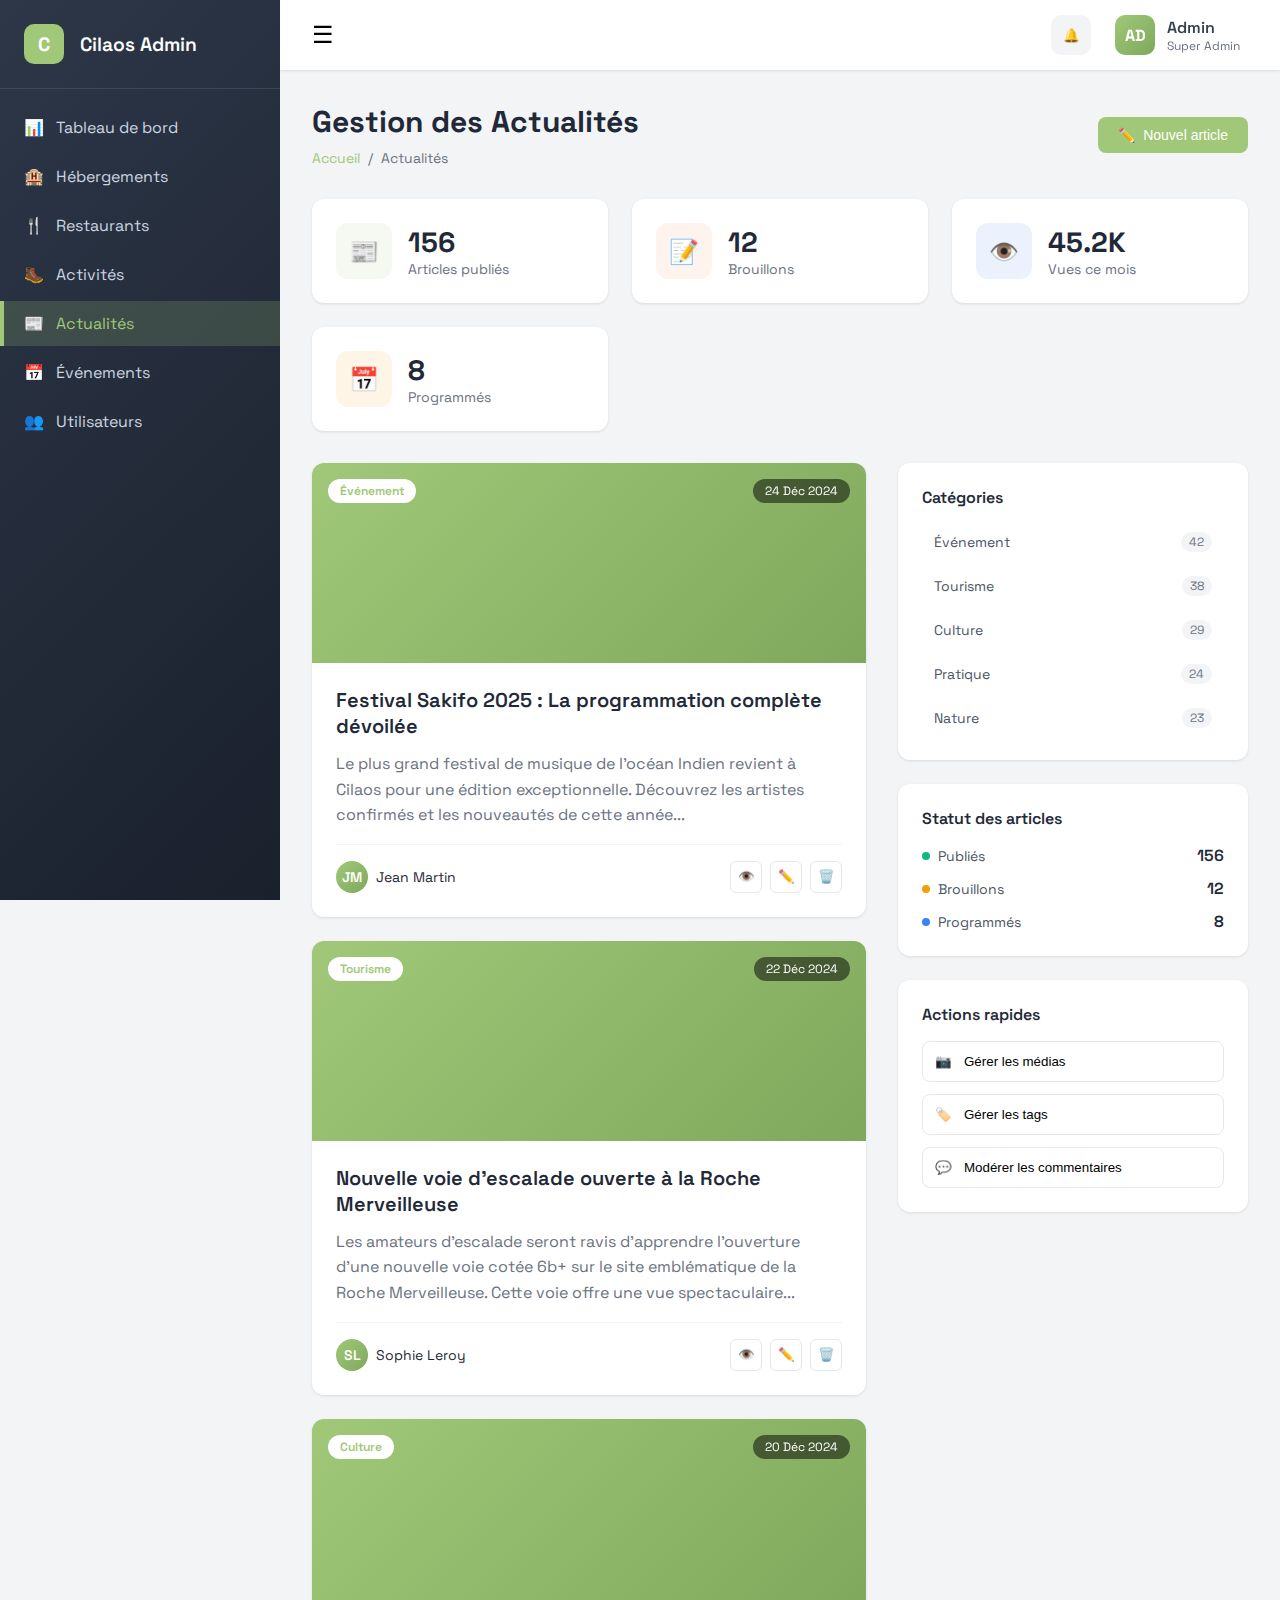
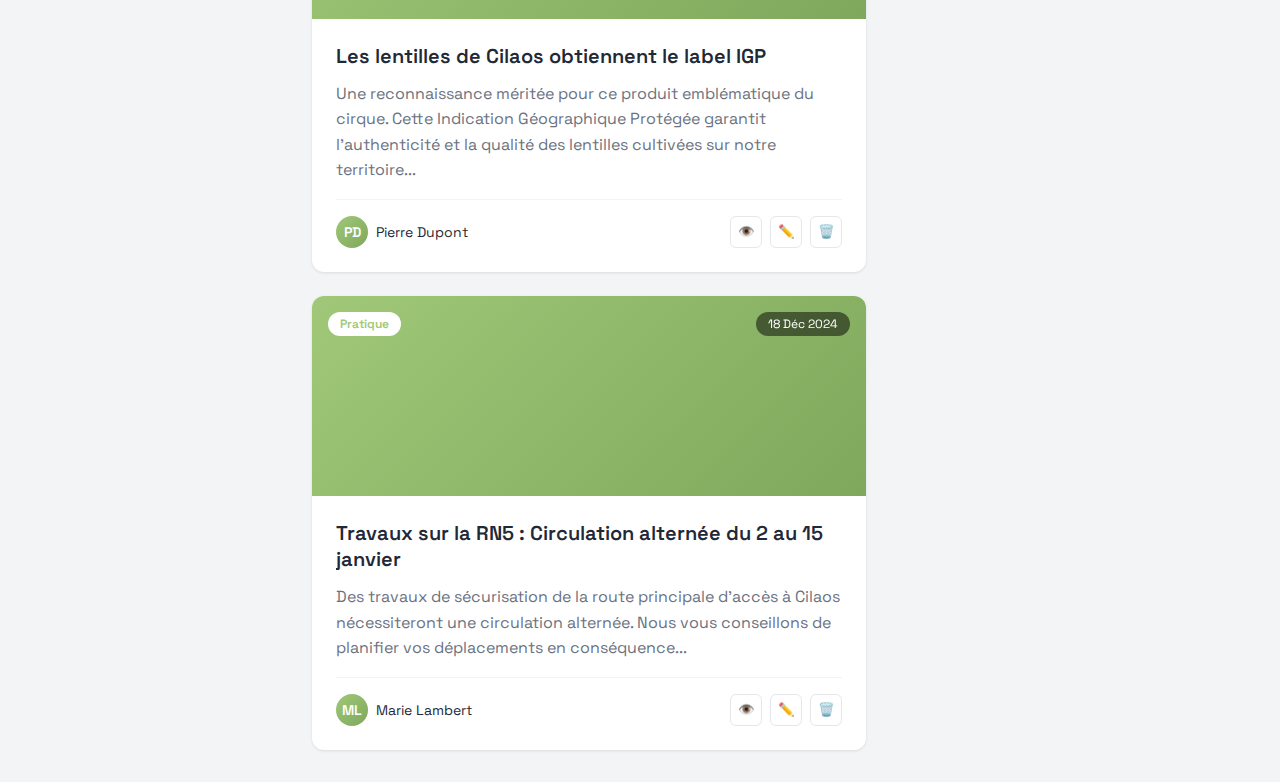
<file: admin-actualites.html>
</style>
</head>
<body>
    <!-- Sidebar -->
    <aside class="sidebar" id="sidebar">
        <div class="sidebar-header">
            <div class="logo-admin">C</div>
            <div class="sidebar-title">Cilaos Admin</div>
        </div>
        
        <nav class="sidebar-nav">
            <div class="nav-item">
                <a href="./admin-dashboard.html" class="nav-link">
                    <span>📊</span>
                    <span>Tableau de bord</span>
                </a>
            </div>
            
            <div class="nav-item">
                <a href="./admin-hebergements.html" class="nav-link">
                    <span>🏨</span>
                    <span>Hébergements</span>
                </a>
            </div>
            
            <div class="nav-item">
                <a href="./admin-restauration.html" class="nav-link">
                    <span>🍴</span>
                    <span>Restaurants</span>
                </a>
            </div>
            
            <div class="nav-item">
                <a href="./admin-activites.html" class="nav-link">
                    <span>🥾</span>
                    <span>Activités</span>
                </a>
            </div>
            
            <div class="nav-item">
                <a href="#" class="nav-link active">
                    <span>📰</span>
                    <span>Actualités</span>
                </a>
            </div>
            
            <div class="nav-item">
                <a href="./admin-evenements.html" class="nav-link">
                    <span>📅</span>
                    <span>Événements</span>
                </a>
            </div>
            
            <div class="nav-item">
                <a href="admin-users.html" class="nav-link">
                    <span>👥</span>
                    <span>Utilisateurs</span>
                </a>
            </div>
        </nav>
    </aside>

    <!-- Main Content -->
    <div class="main-content">
        <!-- Navbar -->
        <nav class="navbar">
            <button style="background: none; border: none; font-size: 1.5rem; cursor: pointer;" onclick="toggleSidebar()">☰</button>
            
            <div style="flex: 1;"></div>
            
            <div style="display: flex; align-items: center; gap: 1rem;">
                <button style="width: 40px; height: 40px; border-radius: 10px; background: #f3f4f6; border: none; cursor: pointer;">🔔</button>
                <div style="display: flex; align-items: center; gap: 0.75rem; padding: 0.5rem; border-radius: 10px; cursor: pointer;">
                    <div style="width: 40px; height: 40px; border-radius: 10px; background: linear-gradient(135deg, #A0C878, #7FA85C); display: flex; align-items: center; justify-content: center; color: white; font-weight: bold;">AD</div>
                    <div>
                        <div style="font-weight: 600;">Admin</div>
                        <div style="font-size: 0.75rem; color: #6b7280;">Super Admin</div>
                    </div>
                </div>
            </div>
        </nav>

        <!-- Page Content -->
        <div class="page-content">
            <!-- Content Header -->
            <div class="content-header">
                <div>
                    <h1 class="page-title">Gestion des Actualités</h1>
                    <div class="breadcrumb">
                        <a href="#">Accueil</a>
                        <span>/</span>
                        <span>Actualités</span>
                    </div>
                </div>
                <div class="header-actions">
                    <button class="btn btn-primary" onclick="openModal()">
                        <span>✏️</span>
                        Nouvel article
                    </button>
                </div>
            </div>

            <!-- Stats Row -->
            <div class="stats-row">
                <div class="stat-card">
                    <div class="stat-icon primary">📰</div>
                    <div class="stat-details">
                        <div class="stat-value">156</div>
                        <div class="stat-label">Articles publiés</div>
                    </div>
                </div>
                <div class="stat-card">
                    <div class="stat-icon secondary">📝</div>
                    <div class="stat-details">
                        <div class="stat-value">12</div>
                        <div class="stat-label">Brouillons</div>
                    </div>
                </div>
                <div class="stat-card">
                    <div class="stat-icon info">👁️</div>
                    <div class="stat-details">
                        <div class="stat-value">45.2K</div>
                        <div class="stat-label">Vues ce mois</div>
                    </div>
                </div>
                <div class="stat-card">
                    <div class="stat-icon warning">📅</div>
                    <div class="stat-details">
                        <div class="stat-value">8</div>
                        <div class="stat-label">Programmés</div>
                    </div>
                </div>
            </div>

            <!-- Articles Container -->
            <div class="articles-container">
                <!-- Articles List -->
                <div class="articles-list">
                    <!-- Article 1 -->
                    <div class="article-card">
                        <div class="article-image">
                            <span class="article-category">Événement</span>
                            <span class="article-date">24 Déc 2024</span>
                        </div>
                        <div class="article-content">
                            <h3 class="article-title">Festival Sakifo 2025 : La programmation complète dévoilée</h3>
                            <p class="article-excerpt">Le plus grand festival de musique de l'océan Indien revient à Cilaos pour une édition exceptionnelle. Découvrez les artistes confirmés et les nouveautés de cette année...</p>
                            <div class="article-footer">
                                <div class="article-author">
                                    <div class="author-avatar">JM</div>
                                    <div class="author-name">Jean Martin</div>
                                </div>
                                <div class="article-actions">
                                    <button class="action-btn">👁️</button>
                                    <button class="action-btn">✏️</button>
                                    <button class="action-btn">🗑️</button>
                                </div>
                            </div>
                        </div>
                    </div>

                    <!-- Article 2 -->
                    <div class="article-card">
                        <div class="article-image">
                            <span class="article-category">Tourisme</span>
                            <span class="article-date">22 Déc 2024</span>
                        </div>
                        <div class="article-content">
                            <h3 class="article-title">Nouvelle voie d'escalade ouverte à la Roche Merveilleuse</h3>
                            <p class="article-excerpt">Les amateurs d'escalade seront ravis d'apprendre l'ouverture d'une nouvelle voie cotée 6b+ sur le site emblématique de la Roche Merveilleuse. Cette voie offre une vue spectaculaire...</p>
                            <div class="article-footer">
                                <div class="article-author">
                                    <div class="author-avatar">SL</div>
                                    <div class="author-name">Sophie Leroy</div>
                                </div>
                                <div class="article-actions">
                                    <button class="action-btn">👁️</button>
                                    <button class="action-btn">✏️</button>
                                    <button class="action-btn">🗑️</button>
                                </div>
                            </div>
                        </div>
                    </div>

                    <!-- Article 3 -->
                    <div class="article-card">
                        <div class="article-image">
                            <span class="article-category">Culture</span>
                            <span class="article-date">20 Déc 2024</span>
                        </div>
                        <div class="article-content">
                            <h3 class="article-title">Les lentilles de Cilaos obtiennent le label IGP</h3>
                            <p class="article-excerpt">Une reconnaissance méritée pour ce produit emblématique du cirque. Cette Indication Géographique Protégée garantit l'authenticité et la qualité des lentilles cultivées sur notre territoire...</p>
                            <div class="article-footer">
                                <div class="article-author">
                                    <div class="author-avatar">PD</div>
                                    <div class="author-name">Pierre Dupont</div>
                                </div>
                                <div class="article-actions">
                                    <button class="action-btn">👁️</button>
                                    <button class="action-btn">✏️</button>
                                    <button class="action-btn">🗑️</button>
                                </div>
                            </div>
                        </div>
                    </div>

                    <!-- Article 4 -->
                    <div class="article-card">
                        <div class="article-image">
                            <span class="article-category">Pratique</span>
                            <span class="article-date">18 Déc 2024</span>
                        </div>
                        <div class="article-content">
                            <h3 class="article-title">Travaux sur la RN5 : Circulation alternée du 2 au 15 janvier</h3>
                            <p class="article-excerpt">Des travaux de sécurisation de la route principale d'accès à Cilaos nécessiteront une circulation alternée. Nous vous conseillons de planifier vos déplacements en conséquence...</p>
                            <div class="article-footer">
                                <div class="article-author">
                                    <div class="author-avatar">ML</div>
                                    <div class="author-name">Marie Lambert</div>
                                </div>
                                <div class="article-actions">
                                    <button class="action-btn">👁️</button>
                                    <button class="action-btn">✏️</button>
                                    <button class="action-btn">🗑️</button>
                                </div>
                            </div>
                        </div>
                    </div>
                </div>

                <!-- Sidebar Panel -->
                <div class="sidebar-panel">
                    <!-- Categories -->
                    <div class="panel-card">
                        <h3 class="panel-title">Catégories</h3>
                        <div class="categories-list">
                            <div class="category-item">
                                <span class="category-name">Événement</span>
                                <span class="category-count">42</span>
                            </div>
                            <div class="category-item">
                                <span class="category-name">Tourisme</span>
                                <span class="category-count">38</span>
                            </div>
                            <div class="category-item">
                                <span class="category-name">Culture</span>
                                <span class="category-count">29</span>
                            </div>
                            <div class="category-item">
                                <span class="category-name">Pratique</span>
                                <span class="category-count">24</span>
                            </div>
                            <div class="category-item">
                                <span class="category-name">Nature</span>
                                <span class="category-count">23</span>
                            </div>
                        </div>
                    </div>

                    <!-- Status -->
                    <div class="panel-card">
                        <h3 class="panel-title">Statut des articles</h3>
                        <div class="status-list">
                            <div class="status-item">
                                <span class="status-label">
                                    <span class="status-dot published"></span>
                                    Publiés
                                </span>
                                <span class="status-value">156</span>
                            </div>
                            <div class="status-item">
                                <span class="status-label">
                                    <span class="status-dot draft"></span>
                                    Brouillons
                                </span>
                                <span class="status-value">12</span>
                            </div>
                            <div class="status-item">
                                <span class="status-label">
                                    <span class="status-dot scheduled"></span>
                                    Programmés
                                </span>
                                <span class="status-value">8</span>
                            </div>
                        </div>
                    </div>

                    <!-- Quick Actions -->
                    <div class="panel-card">
                        <h3 class="panel-title">Actions rapides</h3>
                        <div class="quick-actions">
                            <button class="quick-action-btn">
                                <span>📷</span>
                                <span>Gérer les médias</span>
                            </button>
                            <button class="quick-action-btn">
                                <span>🏷️</span>
                                <span>Gérer les tags</span>
                            </button>
                            <button class="quick-action-btn">
                                <span>💬</span>
                                <span>Modérer les commentaires</span>
                            </button>
                        </div>
                    </div>
                </div>
            </div>
        </div>
    </div>

    <!-- Editor Modal -->
    <div class="modal" id="articleModal">
        <div class="modal-content">
            <div class="modal-header">
                <h2 class="modal-title">Nouvel article</h2>
                <button class="modal-close" onclick="closeModal()">✕</button>
            </div>
            <div class="modal-body">
                <div class="form-group">
                    <label class="form-label">Titre de l'article *</label>
                    <input type="text" class="form-input" placeholder="Entrez le titre de votre article">
                </div>
                
                <div style="display: grid; grid-template-columns: 1fr 1fr; gap: 1rem;">
                    <div class="form-group">
                        <label class="form-label">Catégorie *</label>
                        <select class="form-select">
                            <option>Sélectionner une catégorie</option>
                            <option>Événement</option>
                            <option>Tourisme</option>
                            <option>Culture</option>
                            <option>Pratique</option>
                            <option>Nature</option>
                        </select>
                    </div>
                    
                    <div class="form-group">
                        <label class="form-label">Date de publication</label>
                        <input type="datetime-local" class="form-input">
                    </div>
                </div>

                <div class="form-group">
                    <label class="form-label">Résumé</label>
                    <textarea class="form-textarea" placeholder="Résumé de l'article (apparaît dans les listes)" style="min-height: 80px;"></textarea>
                </div>

                <div class="form-group">
                    <label class="form-label">Contenu de l'article</label>
                    <div class="editor-toolbar">
                        <button class="toolbar-btn" title="Gras">B</button>
                        <button class="toolbar-btn" title="Italique">I</button>
                        <button class="toolbar-btn" title="Souligné">U</button>
                        <button class="toolbar-btn" title="Titre">H</button>
                        <button class="toolbar-btn" title="Liste">☰</button>
                        <button class="toolbar-btn" title="Lien">🔗</button>
                        <button class="toolbar-btn" title="Image">📷</button>
                        <button class="toolbar-btn" title="Citation">❝</button>
                    </div>
                    <textarea class="form-textarea" placeholder="Écrivez votre article ici..."></textarea>
                </div>

                <div class="form-group">
                    <label class="form-label">Tags (séparés par des virgules)</label>
                    <input type="text" class="form-input" placeholder="Ex: randonnée, piton des neiges, montagne">
                </div>

                <div class="form-group">
                    <label class="form-label">Image de couverture</label>
                    <div style="border: 2px dashed #e5e7eb; border-radius: 8px; padding: 2rem; text-align: center; cursor: pointer;">
                        <div style="font-size: 2rem; margin-bottom: 0.5rem;">📷</div>
                        <div style="font-weight: 600; margin-bottom: 0.25rem;">Cliquez pour ajouter une image</div>
                        <div style="font-size: 0.875rem; color: #6b7280;">ou glissez-déposez votre fichier ici</div>
                    </div>
                </div>
            </div>
            <div class="modal-footer">
                <div class="footer-options">
                    <label style="display: flex; align-items: center; gap: 0.5rem; cursor: pointer;">
                        <input type="checkbox">
                        <span>Publier immédiatement</span>
                    </label>
                </div>
                <div class="footer-actions">
                    <button class="btn btn-outline" onclick="closeModal()">Annuler</button>
                    <button class="btn btn-outline">Enregistrer comme brouillon</button>
                    <button class="btn btn-primary">Publier</button>
                </div>
            </div>
        </div>
    </div>

    <script>
        // Toggle Sidebar
        function toggleSidebar() {
            const sidebar = document.getElementById('sidebar');
            sidebar.classList.toggle('active');
        }

        // Modal functions
        function openModal() {
            const modal = document.getElementById('articleModal');
            modal.classList.add('active');
        }

        function closeModal() {
            const modal = document.getElementById('articleModal');
            modal.classList.remove('active');
        }

        // Click outside modal to close
        window.onclick = function(event) {
            const modal = document.getElementById('articleModal');
            if (event.target === modal) {
                closeModal();
            }
        }

        // Article actions
        document.querySelectorAll('.action-btn').forEach(btn => {
            btn.addEventListener('click', function(e) {
                e.stopPropagation();
                const action = this.textContent;
                const card = this.closest('.article-card');
                const title = card.querySelector('.article-title').textContent;
                
                switch(action) {
                    case '👁️':
                        console.log('Preview:', title);
                        window.open('#', '_blank');
                        break;
                    case '✏️':
                        openModal();
                        document.querySelector('.modal-title').textContent = 'Modifier l\'article';
                        // Populate form with article data
                        document.querySelector('.form-input').value = title;
                        break;
                    case '🗑️':
                        if (confirm('Êtes-vous sûr de vouloir supprimer cet article ?')) {
                            card.style.animation = 'fadeOut 0.3s';
                            setTimeout(() => card.remove(), 300);
                            updateStats();
                        }
                        break;
                }
            });
        });

        // Category filter
        document.querySelectorAll('.category-item').forEach(item => {
            item.addEventListener('click', function() {
                const category = this.querySelector('.category-name').textContent;
                filterArticles(category);
            });
        });

        // Filter articles by category
        function filterArticles(category) {
            document.querySelectorAll('.article-card').forEach(card => {
                const cardCategory = card.querySelector('.article-category').textContent;
                if (category === 'Tous' || cardCategory === category) {
                    card.style.display = '';
                } else {
                    card.style.display = 'none';
                }
            });
        }

        // Update statistics
        function updateStats() {
            const totalArticles = document.querySelectorAll('.article-card').length;
            document.querySelector('.stat-value').textContent = totalArticles;
        }

        // Editor toolbar actions
        document.querySelectorAll('.toolbar-btn').forEach(btn => {
            btn.addEventListener('click', function(e) {
                e.preventDefault();
                const textarea = document.querySelector('.form-textarea:last-of-type');
                const action = this.title;
                
                switch(action) {
                    case 'Gras':
                        wrapText(textarea, '**', '**');
                        break;
                    case 'Italique':
                        wrapText(textarea, '*', '*');
                        break;
                    case 'Souligné':
                        wrapText(textarea, '<u>', '</u>');
                        break;
                    case 'Titre':
                        wrapText(textarea, '## ', '');
                        break;
                    case 'Liste':
                        wrapText(textarea, '- ', '');
                        break;
                    case 'Lien':
                        const url = prompt('URL du lien:');
                        if (url) wrapText(textarea, '[', `](${url})`);
                        break;
                    case 'Image':
                        const imgUrl = prompt('URL de l\'image:');
                        if (imgUrl) insertText(textarea, `![Image](${imgUrl})`);
                        break;
                    case 'Citation':
                        wrapText(textarea, '> ', '');
                        break;
                }
            });
        });

        // Helper function to wrap selected text
        function wrapText(textarea, before, after) {
            const start = textarea.selectionStart;
            const end = textarea.selectionEnd;
            const selectedText = textarea.value.substring(start, end);
            const replacement = before + selectedText + after;
            textarea.value = textarea.value.substring(0, start) + replacement + textarea.value.substring(end);
            textarea.focus();
            textarea.setSelectionRange(start + before.length, start + before.length + selectedText.length);
        }

        // Helper function to insert text
        function insertText(textarea, text) {
            const start = textarea.selectionStart;
            textarea.value = textarea.value.substring(0, start) + text + textarea.value.substring(start);
            textarea.focus();
            textarea.setSelectionRange(start + text.length, start + text.length);
        }

        // Quick actions
        document.querySelectorAll('.quick-action-btn').forEach(btn => {
            btn.addEventListener('click', function() {
                const action = this.textContent.trim();
                console.log('Quick action:', action);
                // Implement quick actions
            });
        });

        // Add animation
        const style = document.createElement('style');
        style.textContent = `
            @keyframes fadeOut {
                to {
                    opacity: 0;
                    transform: translateX(-20px);
                }
            }
        `;
        document.head.appendChild(style);

        // Auto-save draft
        let saveTimer;
        document.querySelectorAll('.form-input, .form-textarea, .form-select').forEach(input => {
            input.addEventListener('input', function() {
                clearTimeout(saveTimer);
                saveTimer = setTimeout(() => {
                    console.log('Auto-saving draft...');
                    // Implement auto-save logic
                }, 2000);
            });
        });

        // Article card click to preview
        document.querySelectorAll('.article-card').forEach(card => {
            card.addEventListener('click', function(e) {
                if (!e.target.closest('.article-actions')) {
                    console.log('Preview article');
                    // Open article preview
                }
            });
        });
    </script>
</body>
</html><!DOCTYPE html>
<html lang="fr">
<head>
    <meta charset="UTF-8">
    <meta name="viewport" content="width=device-width, initial-scale=1.0">
    <title>Actualités - Admin Cilaos</title>
    
    <!-- Google Fonts -->
    <link href="https://fonts.googleapis.com/css2?family=Space+Grotesk:wght@400;500;600;700&display=swap" rel="stylesheet">
    
    <style>
        :root {
            --primary: #A0C878;
            --primary-dark: #7FA85C;
            --secondary: #FF8A50;
            --success: #10b981;
            --danger: #ef4444;
            --warning: #f59e0b;
            --info: #3b82f6;
            --dark: #1f2937;
            --light: #f9fafb;
            --white: #ffffff;
            --sidebar-width: 280px;
            --navbar-height: 70px;
            
        }

        * {
            margin: 0;
            padding: 0;
            box-sizing: border-box;
        }

        body {
            font-family: 'Space Grotesk', sans-serif;
            background: #f3f4f6;
            color: #374151;
        }

        /* Sidebar - style consistent */
        .sidebar {
            position: fixed;
            left: 0;
            top: 0;
            width: var(--sidebar-width);
            height: 100vh;
            background: linear-gradient(135deg, #2d3748 0%, #1a202c 100%);
            z-index: 1000;
            transition: transform 0.3s ease;
            overflow-y: auto;
        }

        .sidebar-header {
            padding: 1.5rem;
            border-bottom: 1px solid rgba(255,255,255,0.1);
            display: flex;
            align-items: center;
            gap: 1rem;
        }

        .logo-admin {
            width: 40px;
            height: 40px;
            background: var(--primary);
            border-radius: 10px;
            display: flex;
            align-items: center;
            justify-content: center;
            color: white;
            font-weight: bold;
            font-size: 1.2rem;
        }

        .sidebar-title {
            color: white;
            font-size: 1.2rem;
            font-weight: 600;
        }

        .sidebar-nav {
            padding: 1rem 0;
        }

        .nav-item {
            margin-bottom: 0.25rem;
        }

        .nav-link {
            display: flex;
            align-items: center;
            gap: 0.75rem;
            padding: 0.75rem 1.5rem;
            color: #cbd5e0;
            text-decoration: none;
            transition: all 0.3s;
            position: relative;
        }

        .nav-link:hover {
            background: rgba(255,255,255,0.05);
            color: white;
        }

        .nav-link.active {
            background: rgba(160,200,120,0.2);
            color: var(--primary);
        }

        .nav-link.active::before {
            content: '';
            position: absolute;
            left: 0;
            top: 0;
            height: 100%;
            width: 4px;
            background: var(--primary);
        }

        .main-content {
            margin-left: var(--sidebar-width);
            min-height: 100vh;
        }

        .navbar {
            background: white;
            height: var(--navbar-height);
            display: flex;
            align-items: center;
            justify-content: space-between;
            padding: 0 2rem;
            box-shadow: 0 1px 3px rgba(0,0,0,0.1);
            position: sticky;
            top: 0;
            z-index: 100;
        }

        .page-content {
            padding: 2rem;
        }

        .content-header {
            display: flex;
            justify-content: space-between;
            align-items: center;
            margin-bottom: 2rem;
        }

        .page-title {
            font-size: 1.875rem;
            font-weight: 700;
            color: var(--dark);
        }

        .breadcrumb {
            display: flex;
            gap: 0.5rem;
            color: #6b7280;
            font-size: 0.875rem;
            margin-top: 0.5rem;
        }

        .breadcrumb a {
            color: var(--primary);
            text-decoration: none;
        }

        .header-actions {
            display: flex;
            gap: 1rem;
        }

        .btn {
            padding: 0.625rem 1.25rem;
            border-radius: 8px;
            border: none;
            font-weight: 500;
            cursor: pointer;
            transition: all 0.3s;
            display: inline-flex;
            align-items: center;
            gap: 0.5rem;
            font-size: 0.875rem;
        }

        .btn-primary {
            background: var(--primary);
            color: white;
        }

        .btn-primary:hover {
            background: var(--primary-dark);
            transform: translateY(-2px);
            box-shadow: 0 10px 20px rgba(160,200,120,0.3);
        }

        /* Stats Cards */
        .stats-row {
            display: grid;
            grid-template-columns: repeat(auto-fit, minmax(250px, 1fr));
            gap: 1.5rem;
            margin-bottom: 2rem;
        }

        .stat-card {
            background: white;
            border-radius: 12px;
            padding: 1.5rem;
            box-shadow: 0 1px 3px rgba(0,0,0,0.1);
            display: flex;
            align-items: center;
            gap: 1rem;
        }

        .stat-icon {
            width: 56px;
            height: 56px;
            border-radius: 12px;
            display: flex;
            align-items: center;
            justify-content: center;
            font-size: 1.5rem;
        }

        .stat-icon.primary {
            background: rgba(160,200,120,0.1);
            color: var(--primary);
        }

        .stat-icon.secondary {
            background: rgba(255,138,80,0.1);
            color: var(--secondary);
        }

        .stat-icon.info {
            background: rgba(59,130,246,0.1);
            color: var(--info);
        }

        .stat-icon.warning {
            background: rgba(245,158,11,0.1);
            color: var(--warning);
        }

        .stat-details {
            flex: 1;
        }

        .stat-value {
            font-size: 1.75rem;
            font-weight: 700;
            color: var(--dark);
        }

        .stat-label {
            font-size: 0.875rem;
            color: #6b7280;
        }

        /* Articles Grid */
        .articles-container {
            display: grid;
            grid-template-columns: 1fr 350px;
            gap: 2rem;
        }

        .articles-list {
            display: flex;
            flex-direction: column;
            gap: 1.5rem;
        }

        .article-card {
            background: white;
            border-radius: 12px;
            overflow: hidden;
            box-shadow: 0 1px 3px rgba(0,0,0,0.1);
            transition: all 0.3s;
            cursor: pointer;
        }

        .article-card:hover {
            transform: translateY(-3px);
            box-shadow: 0 10px 20px rgba(0,0,0,0.1);
        }

        .article-image {
            width: 100%;
            height: 200px;
            background: linear-gradient(135deg, var(--primary), var(--primary-dark));
            position: relative;
        }

        .article-category {
            position: absolute;
            top: 1rem;
            left: 1rem;
            padding: 0.25rem 0.75rem;
            background: white;
            border-radius: 20px;
            font-size: 0.75rem;
            font-weight: 600;
            color: var(--primary);
        }

        .article-date {
            position: absolute;
            top: 1rem;
            right: 1rem;
            padding: 0.25rem 0.75rem;
            background: rgba(0,0,0,0.5);
            backdrop-filter: blur(10px);
            color: white;
            border-radius: 20px;
            font-size: 0.75rem;
        }

        .article-content {
            padding: 1.5rem;
        }

        .article-title {
            font-size: 1.25rem;
            font-weight: 600;
            color: var(--dark);
            margin-bottom: 0.75rem;
            display: -webkit-box;
           /* -webkit-line-clamp: 2;*/
            -webkit-box-orient: vertical;
            overflow: hidden;
        }

        .article-excerpt {
            color: #6b7280;
            line-height: 1.6;
            margin-bottom: 1rem;
            display: -webkit-box;
           /* -webkit-line-clamp: 3; */
            -webkit-box-orient: vertical;
            overflow: hidden;
        }

        .article-footer {
            display: flex;
            justify-content: space-between;
            align-items: center;
            padding-top: 1rem;
            border-top: 1px solid #f3f4f6;
        }

        .article-author {
            display: flex;
            align-items: center;
            gap: 0.5rem;
        }

        .author-avatar {
            width: 32px;
            height: 32px;
            border-radius: 50%;
            background: linear-gradient(135deg, var(--primary), var(--primary-dark));
            display: flex;
            align-items: center;
            justify-content: center;
            color: white;
            font-size: 0.875rem;
            font-weight: 600;
        }

        .author-name {
            font-size: 0.875rem;
            color: var(--dark);
        }

        .article-actions {
            display: flex;
            gap: 0.5rem;
        }

        .action-btn {
            width: 32px;
            height: 32px;
            border-radius: 6px;
            border: 1px solid #e5e7eb;
            background: white;
            cursor: pointer;
            display: flex;
            align-items: center;
            justify-content: center;
            transition: all 0.3s;
        }

        .action-btn:hover {
            background: #f3f4f6;
            border-color: var(--primary);
        }

        /* Sidebar Panel */
        .sidebar-panel {
            display: flex;
            flex-direction: column;
            gap: 1.5rem;
        }

        .panel-card {
            background: white;
            border-radius: 12px;
            padding: 1.5rem;
            box-shadow: 0 1px 3px rgba(0,0,0,0.1);
        }

        .panel-title {
            font-size: 1rem;
            font-weight: 600;
            color: var(--dark);
            margin-bottom: 1rem;
        }

        .categories-list {
            display: flex;
            flex-direction: column;
            gap: 0.5rem;
        }

        .category-item {
            display: flex;
            justify-content: space-between;
            align-items: center;
            padding: 0.5rem 0.75rem;
            border-radius: 8px;
            cursor: pointer;
            transition: all 0.3s;
        }

        .category-item:hover {
            background: #f3f4f6;
        }

        .category-name {
            font-size: 0.875rem;
            color: #4b5563;
        }

        .category-count {
            background: #f3f4f6;
            padding: 0.125rem 0.5rem;
            border-radius: 12px;
            font-size: 0.75rem;
            color: #6b7280;
        }

        .status-list {
            display: flex;
            flex-direction: column;
            gap: 0.75rem;
        }

        .status-item {
            display: flex;
            justify-content: space-between;
            align-items: center;
        }

        .status-label {
            display: flex;
            align-items: center;
            gap: 0.5rem;
            font-size: 0.875rem;
            color: #4b5563;
        }

        .status-dot {
            width: 8px;
            height: 8px;
            border-radius: 50%;
        }

        .status-dot.published {
            background: var(--success);
        }

        .status-dot.draft {
            background: var(--warning);
        }

        .status-dot.scheduled {
            background: var(--info);
        }

        .status-value {
            font-weight: 600;
            color: var(--dark);
        }

        /* Quick Actions */
        .quick-actions {
            display: flex;
            flex-direction: column;
            gap: 0.75rem;
        }

        .quick-action-btn {
            padding: 0.75rem;
            border: 1px solid #e5e7eb;
            background: white;
            border-radius: 8px;
            text-align: left;
            cursor: pointer;
            transition: all 0.3s;
            display: flex;
            align-items: center;
            gap: 0.75rem;
        }

        .quick-action-btn:hover {
            background: #f3f4f6;
            border-color: var(--primary);
        }

        /* Editor Modal */
        .modal {
            display: none;
            position: fixed;
            top: 0;
            left: 0;
            width: 100%;
            height: 100%;
            background: rgba(0,0,0,0.5);
            z-index: 2000;
            align-items: center;
            justify-content: center;
            padding: 2rem;
        }

        .modal.active {
            display: flex;
        }

        .modal-content {
            background: white;
            border-radius: 16px;
            width: 100%;
            max-width: 900px;
            max-height: 90vh;
            overflow-y: auto;
        }

        .modal-header {
            padding: 1.5rem;
            border-bottom: 1px solid #e5e7eb;
            display: flex;
            justify-content: space-between;
            align-items: center;
        }

        .modal-title {
            font-size: 1.25rem;
            font-weight: 600;
            color: var(--dark);
        }

        .modal-close {
            width: 32px;
            height: 32px;
            border-radius: 6px;
            border: none;
            background: #f3f4f6;
            cursor: pointer;
            display: flex;
            align-items: center;
            justify-content: center;
            transition: all 0.3s;
        }

        .modal-body {
            padding: 1.5rem;
        }

        .form-group {
            margin-bottom: 1.5rem;
        }

        .form-label {
            font-size: 0.875rem;
            font-weight: 500;
            color: var(--dark);
            margin-bottom: 0.5rem;
            display: block;
        }

        .form-input,
        .form-select,
        .form-textarea {
            width: 100%;
            padding: 0.625rem;
            border: 1px solid #e5e7eb;
            border-radius: 8px;
            font-size: 0.875rem;
            transition: all 0.3s;
            font-family: inherit;
        }

        .form-textarea {
            resize: vertical;
            min-height: 200px;
        }

        .form-input:focus,
        .form-select:focus,
        .form-textarea:focus {
            outline: none;
            border-color: var(--primary);
            box-shadow: 0 0 0 3px rgba(160,200,120,0.1);
        }

        .editor-toolbar {
            display: flex;
            gap: 0.5rem;
            padding: 0.75rem;
            background: #f3f4f6;
            border-radius: 8px 8px 0 0;
            margin-bottom: -8px;
        }

        .toolbar-btn {
            width: 32px;
            height: 32px;
            border: none;
            background: white;
            border-radius: 4px;
            cursor: pointer;
            display: flex;
            align-items: center;
            justify-content: center;
            transition: all 0.3s;
        }

        .toolbar-btn:hover {
            background: var(--primary);
            color: white;
        }

        .modal-footer {
            padding: 1.5rem;
            border-top: 1px solid #e5e7eb;
            display: flex;
            justify-content: space-between;
            align-items: center;
        }

        .footer-options {
            display: flex;
            gap: 1rem;
        }

        .footer-actions {
            display: flex;
            gap: 1rem;
        }

        .btn-outline {
            background: white;
            border: 1px solid #e5e7eb;
            color: #6b7280;
            padding: 0.625rem 1.25rem;
            border-radius: 8px;
            cursor: pointer;
            font-weight: 500;
            transition: all 0.3s;
        }

        .btn-outline:hover {
            background: #f3f4f6;
        }

        /* Responsive */
        @media (max-width: 1024px) {
            .articles-container {
                grid-template-columns: 1fr;
            }

            .sidebar-panel {
                display: grid;
                grid-template-columns: repeat(2, 1fr);
                gap: 1rem;
            }
        }

        @media (max-width: 768px) {
            .sidebar {
                transform: translateX(-100%);
            }

            .sidebar.active {
                transform: translateX(0);
            }

            .main-content {
                margin-left: 0;
            }

            .stats-row {
                grid-template-columns: 1fr;
            }

            .sidebar-panel {
                grid-template-columns: 1fr;
            }

            .modal-content {
                width: 100%;
                height: 100vh;
                max-height: 100vh;
                border-radius: 0;
            }
        }
</file>
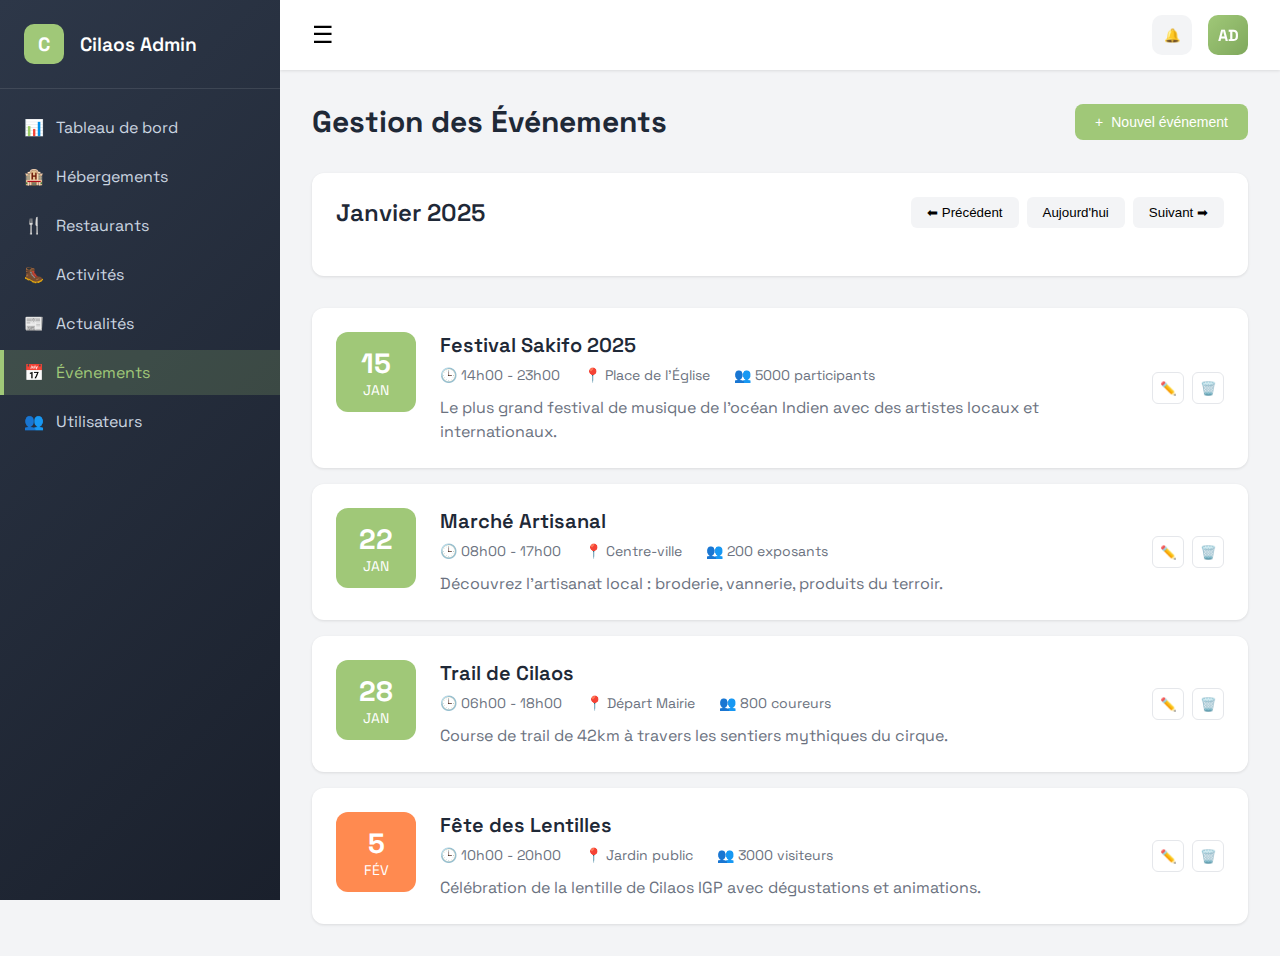
<file: admin-evenements.html>
<!DOCTYPE html>
<html lang="fr">
<head>
    <meta charset="UTF-8">
    <meta name="viewport" content="width=device-width, initial-scale=1.0">
    <title>Événements - Admin Cilaos</title>
    
    <!-- Google Fonts -->
    <link href="https://fonts.googleapis.com/css2?family=Space+Grotesk:wght@400;500;600;700&display=swap" rel="stylesheet">
    
    <style>
        :root {
            --primary: #A0C878;
            --primary-dark: #7FA85C;
            --secondary: #FF8A50;
            --success: #10b981;
            --danger: #ef4444;
            --warning: #f59e0b;
            --info: #3b82f6;
            --dark: #1f2937;
            --light: #f9fafb;
            --white: #ffffff;
            --sidebar-width: 280px;
            --navbar-height: 70px;
        }

        * {
            margin: 0;
            padding: 0;
            box-sizing: border-box;
        }

        body {
            font-family: 'Space Grotesk', sans-serif;
            background: #f3f4f6;
            color: #374151;
        }

        /* Sidebar */
        .sidebar {
            position: fixed;
            left: 0;
            top: 0;
            width: var(--sidebar-width);
            height: 100vh;
            background: linear-gradient(135deg, #2d3748 0%, #1a202c 100%);
            z-index: 1000;
            transition: transform 0.3s ease;
            overflow-y: auto;
        }

        .sidebar-header {
            padding: 1.5rem;
            border-bottom: 1px solid rgba(255,255,255,0.1);
            display: flex;
            align-items: center;
            gap: 1rem;
        }

        .logo-admin {
            width: 40px;
            height: 40px;
            background: var(--primary);
            border-radius: 10px;
            display: flex;
            align-items: center;
            justify-content: center;
            color: white;
            font-weight: bold;
            font-size: 1.2rem;
        }

        .sidebar-title {
            color: white;
            font-size: 1.2rem;
            font-weight: 600;
        }

        .sidebar-nav {
            padding: 1rem 0;
        }

        .nav-item {
            margin-bottom: 0.25rem;
        }

        .nav-link {
            display: flex;
            align-items: center;
            gap: 0.75rem;
            padding: 0.75rem 1.5rem;
            color: #cbd5e0;
            text-decoration: none;
            transition: all 0.3s;
            position: relative;
        }

        .nav-link:hover {
            background: rgba(255,255,255,0.05);
            color: white;
        }

        .nav-link.active {
            background: rgba(160,200,120,0.2);
            color: var(--primary);
        }

        .nav-link.active::before {
            content: '';
            position: absolute;
            left: 0;
            top: 0;
            height: 100%;
            width: 4px;
            background: var(--primary);
        }

        .main-content {
            margin-left: var(--sidebar-width);
            min-height: 100vh;
        }

        .navbar {
            background: white;
            height: var(--navbar-height);
            display: flex;
            align-items: center;
            justify-content: space-between;
            padding: 0 2rem;
            box-shadow: 0 1px 3px rgba(0,0,0,0.1);
            position: sticky;
            top: 0;
            z-index: 100;
        }

        .page-content {
            padding: 2rem;
        }

        .content-header {
            display: flex;
            justify-content: space-between;
            align-items: center;
            margin-bottom: 2rem;
        }

        .page-title {
            font-size: 1.875rem;
            font-weight: 700;
            color: var(--dark);
        }

        .btn {
            padding: 0.625rem 1.25rem;
            border-radius: 8px;
            border: none;
            font-weight: 500;
            cursor: pointer;
            transition: all 0.3s;
            display: inline-flex;
            align-items: center;
            gap: 0.5rem;
            font-size: 0.875rem;
        }

        .btn-primary {
            background: var(--primary);
            color: white;
        }

        .btn-primary:hover {
            background: var(--primary-dark);
            transform: translateY(-2px);
        }

        /* Calendar View */
        .calendar-container {
            background: white;
            border-radius: 12px;
            padding: 1.5rem;
            box-shadow: 0 1px 3px rgba(0,0,0,0.1);
            margin-bottom: 2rem;
        }

        .calendar-header {
            display: flex;
            justify-content: space-between;
            align-items: center;
            margin-bottom: 1.5rem;
        }

        .calendar-title {
            font-size: 1.5rem;
            font-weight: 600;
            color: var(--dark);
        }

        .calendar-nav {
            display: flex;
            gap: 0.5rem;
        }

        .calendar-btn {
            padding: 0.5rem 1rem;
            background: #f3f4f6;
            border: none;
            border-radius: 6px;
            cursor: pointer;
            transition: all 0.3s;
        }

        .calendar-btn:hover {
            background: var(--primary);
            color: white;
        }

        /* Simple Events List */
        .events-list {
            display: flex;
            flex-direction: column;
            gap: 1rem;
        }

        .event-card {
            background: white;
            border-radius: 12px;
            padding: 1.5rem;
            box-shadow: 0 1px 3px rgba(0,0,0,0.1);
            display: flex;
            gap: 1.5rem;
            transition: all 0.3s;
            cursor: pointer;
        }

        .event-card:hover {
            transform: translateX(5px);
            box-shadow: 0 5px 15px rgba(0,0,0,0.1);
        }

        .event-date-box {
            min-width: 80px;
            height: 80px;
            background: var(--primary);
            border-radius: 12px;
            display: flex;
            flex-direction: column;
            align-items: center;
            justify-content: center;
            color: white;
        }

        .event-day {
            font-size: 1.75rem;
            font-weight: 700;
        }

        .event-month {
            font-size: 0.875rem;
            text-transform: uppercase;
        }

        .event-details {
            flex: 1;
        }

        .event-title {
            font-size: 1.25rem;
            font-weight: 600;
            color: var(--dark);
            margin-bottom: 0.5rem;
        }

        .event-meta {
            display: flex;
            gap: 1.5rem;
            color: #6b7280;
            font-size: 0.875rem;
            margin-bottom: 0.75rem;
        }

        .event-meta-item {
            display: flex;
            align-items: center;
            gap: 0.25rem;
        }

        .event-description {
            color: #6b7280;
            line-height: 1.5;
        }

        .event-actions {
            display: flex;
            align-items: center;
            gap: 0.5rem;
        }

        .action-btn {
            width: 32px;
            height: 32px;
            border-radius: 6px;
            border: 1px solid #e5e7eb;
            background: white;
            cursor: pointer;
            display: flex;
            align-items: center;
            justify-content: center;
            transition: all 0.3s;
        }

        .action-btn:hover {
            background: #f3f4f6;
        }

        /* Modal */
        .modal {
            display: none;
            position: fixed;
            top: 0;
            left: 0;
            width: 100%;
            height: 100%;
            background: rgba(0,0,0,0.5);
            z-index: 2000;
            align-items: center;
            justify-content: center;
            padding: 2rem;
        }

        .modal.active {
            display: flex;
        }

        .modal-content {
            background: white;
            border-radius: 16px;
            width: 100%;
            max-width: 600px;
            max-height: 90vh;
            overflow-y: auto;
        }

        .modal-header {
            padding: 1.5rem;
            border-bottom: 1px solid #e5e7eb;
            display: flex;
            justify-content: space-between;
            align-items: center;
        }

        .modal-close {
            width: 32px;
            height: 32px;
            border-radius: 6px;
            border: none;
            background: #f3f4f6;
            cursor: pointer;
        }

        .modal-body {
            padding: 1.5rem;
        }

        .form-group {
            margin-bottom: 1.5rem;
        }

        .form-label {
            font-size: 0.875rem;
            font-weight: 500;
            color: var(--dark);
            margin-bottom: 0.5rem;
            display: block;
        }

        .form-input,
        .form-textarea {
            width: 100%;
            padding: 0.625rem;
            border: 1px solid #e5e7eb;
            border-radius: 8px;
            font-size: 0.875rem;
            font-family: inherit;
        }

        .form-textarea {
            resize: vertical;
            min-height: 100px;
        }

        .form-row {
            display: grid;
            grid-template-columns: 1fr 1fr;
            gap: 1rem;
        }

        .modal-footer {
            padding: 1.5rem;
            border-top: 1px solid #e5e7eb;
            display: flex;
            justify-content: flex-end;
            gap: 1rem;
        }

        .btn-outline {
            background: white;
            border: 1px solid #e5e7eb;
            color: #6b7280;
            padding: 0.625rem 1.25rem;
            border-radius: 8px;
            cursor: pointer;
        }

        /* Responsive */
        @media (max-width: 768px) {
            .sidebar {
                transform: translateX(-100%);
            }

            .sidebar.active {
                transform: translateX(0);
            }

            .main-content {
                margin-left: 0;
            }

            .event-card {
                flex-direction: column;
            }

            .form-row {
                grid-template-columns: 1fr;
            }
        }
    </style>
</head>
<body>
    <!-- Sidebar -->
    <aside class="sidebar" id="sidebar">
        <div class="sidebar-header">
            <div class="logo-admin">C</div>
            <div class="sidebar-title">Cilaos Admin</div>
        </div>
        
        <nav class="sidebar-nav">
            <div class="nav-item">
                <a href="./admin-dashboard.html" class="nav-link">
                    <span>📊</span>
                    <span>Tableau de bord</span>
                </a>
            </div>
            
            <div class="nav-item">
                <a href="./admin-hebergements.html" class="nav-link">
                    <span>🏨</span>
                    <span>Hébergements</span>
                </a>
            </div>
            
            <div class="nav-item">
                <a href="./admin-restauration.html" class="nav-link">
                    <span>🍴</span>
                    <span>Restaurants</span>
                </a>
            </div>
            
            <div class="nav-item">
                <a href="./admin-activites.html" class="nav-link">
                    <span>🥾</span>
                    <span>Activités</span>
                </a>
            </div>
            
            <div class="nav-item">
                <a href="./admin-actualites.html" class="nav-link">
                    <span>📰</span>
                    <span>Actualités</span>
                </a>
            </div>
            
            <div class="nav-item">
                <a href="#" class="nav-link active">
                    <span>📅</span>
                    <span>Événements</span>
                </a>
            </div>
            
            <div class="nav-item">
                <a href="admin-users.html" class="nav-link">
                    <span>👥</span>
                    <span>Utilisateurs</span>
                </a>
            </div>
        </nav>
    </aside>

    <!-- Main Content -->
    <div class="main-content">
        <!-- Navbar -->
        <nav class="navbar">
            <button style="background: none; border: none; font-size: 1.5rem; cursor: pointer;" onclick="toggleSidebar()">☰</button>
            
            <div style="flex: 1;"></div>
            
            <div style="display: flex; align-items: center; gap: 1rem;">
                <button style="width: 40px; height: 40px; border-radius: 10px; background: #f3f4f6; border: none; cursor: pointer;">🔔</button>
                <div style="display: flex; align-items: center; gap: 0.75rem;">
                    <div style="width: 40px; height: 40px; border-radius: 10px; background: linear-gradient(135deg, #A0C878, #7FA85C); display: flex; align-items: center; justify-content: center; color: white; font-weight: bold;">AD</div>
                </div>
            </div>
        </nav>

        <!-- Page Content -->
        <div class="page-content">
            <!-- Content Header -->
            <div class="content-header">
                <div>
                    <h1 class="page-title">Gestion des Événements</h1>
                </div>
                <button class="btn btn-primary" onclick="openModal()">
                    <span>+</span>
                    Nouvel événement
                </button>
            </div>

            <!-- Calendar -->
            <div class="calendar-container">
                <div class="calendar-header">
                    <h2 class="calendar-title">Janvier 2025</h2>
                    <div class="calendar-nav">
                        <button class="calendar-btn">⬅ Précédent</button>
                        <button class="calendar-btn">Aujourd'hui</button>
                        <button class="calendar-btn">Suivant ➡</button>
                    </div>
                </div>
            </div>

            <!-- Events List -->
            <div class="events-list">
                <!-- Event 1 -->
                <div class="event-card">
                    <div class="event-date-box">
                        <div class="event-day">15</div>
                        <div class="event-month">JAN</div>
                    </div>
                    <div class="event-details">
                        <h3 class="event-title">Festival Sakifo 2025</h3>
                        <div class="event-meta">
                            <div class="event-meta-item">
                                <span>🕒</span>
                                <span>14h00 - 23h00</span>
                            </div>
                            <div class="event-meta-item">
                                <span>📍</span>
                                <span>Place de l'Église</span>
                            </div>
                            <div class="event-meta-item">
                                <span>👥</span>
                                <span>5000 participants</span>
                            </div>
                        </div>
                        <p class="event-description">Le plus grand festival de musique de l'océan Indien avec des artistes locaux et internationaux.</p>
                    </div>
                    <div class="event-actions">
                        <button class="action-btn">✏️</button>
                        <button class="action-btn">🗑️</button>
                    </div>
                </div>

                <!-- Event 2 -->
                <div class="event-card">
                    <div class="event-date-box">
                        <div class="event-day">22</div>
                        <div class="event-month">JAN</div>
                    </div>
                    <div class="event-details">
                        <h3 class="event-title">Marché Artisanal</h3>
                        <div class="event-meta">
                            <div class="event-meta-item">
                                <span>🕒</span>
                                <span>08h00 - 17h00</span>
                            </div>
                            <div class="event-meta-item">
                                <span>📍</span>
                                <span>Centre-ville</span>
                            </div>
                            <div class="event-meta-item">
                                <span>👥</span>
                                <span>200 exposants</span>
                            </div>
                        </div>
                        <p class="event-description">Découvrez l'artisanat local : broderie, vannerie, produits du terroir.</p>
                    </div>
                    <div class="event-actions">
                        <button class="action-btn">✏️</button>
                        <button class="action-btn">🗑️</button>
                    </div>
                </div>

                <!-- Event 3 -->
                <div class="event-card">
                    <div class="event-date-box">
                        <div class="event-day">28</div>
                        <div class="event-month">JAN</div>
                    </div>
                    <div class="event-details">
                        <h3 class="event-title">Trail de Cilaos</h3>
                        <div class="event-meta">
                            <div class="event-meta-item">
                                <span>🕒</span>
                                <span>06h00 - 18h00</span>
                            </div>
                            <div class="event-meta-item">
                                <span>📍</span>
                                <span>Départ Mairie</span>
                            </div>
                            <div class="event-meta-item">
                                <span>👥</span>
                                <span>800 coureurs</span>
                            </div>
                        </div>
                        <p class="event-description">Course de trail de 42km à travers les sentiers mythiques du cirque.</p>
                    </div>
                    <div class="event-actions">
                        <button class="action-btn">✏️</button>
                        <button class="action-btn">🗑️</button>
                    </div>
                </div>

                <!-- Event 4 -->
                <div class="event-card">
                    <div class="event-date-box" style="background: var(--secondary);">
                        <div class="event-day">5</div>
                        <div class="event-month">FÉV</div>
                    </div>
                    <div class="event-details">
                        <h3 class="event-title">Fête des Lentilles</h3>
                        <div class="event-meta">
                            <div class="event-meta-item">
                                <span>🕒</span>
                                <span>10h00 - 20h00</span>
                            </div>
                            <div class="event-meta-item">
                                <span>📍</span>
                                <span>Jardin public</span>
                            </div>
                            <div class="event-meta-item">
                                <span>👥</span>
                                <span>3000 visiteurs</span>
                            </div>
                        </div>
                        <p class="event-description">Célébration de la lentille de Cilaos IGP avec dégustations et animations.</p>
                    </div>
                    <div class="event-actions">
                        <button class="action-btn">✏️</button>
                        <button class="action-btn">🗑️</button>
                    </div>
                </div>
            </div>
        </div>
    </div>

    <!-- Modal -->
    <div class="modal" id="eventModal">
        <div class="modal-content">
            <div class="modal-header">
                <h2>Nouvel événement</h2>
                <button class="modal-close" onclick="closeModal()">✕</button>
            </div>
            <div class="modal-body">
                <div class="form-group">
                    <label class="form-label">Nom de l'événement *</label>
                    <input type="text" class="form-input" placeholder="Ex: Festival Sakifo">
                </div>
                
                <div class="form-row">
                    <div class="form-group">
                        <label class="form-label">Date *</label>
                        <input type="date" class="form-input">
                    </div>
                    <div class="form-group">
                        <label class="form-label">Heure</label>
                        <input type="time" class="form-input">
                    </div>
                </div>
                
                <div class="form-group">
                    <label class="form-label">Lieu *</label>
                    <input type="text" class="form-input" placeholder="Ex: Place de l'Église">
                </div>
                
                <div class="form-group">
                    <label class="form-label">Nombre de participants attendus</label>
                    <input type="number" class="form-input" placeholder="500">
                </div>
                
                <div class="form-group">
                    <label class="form-label">Description</label>
                    <textarea class="form-textarea" placeholder="Description de l'événement..."></textarea>
                </div>
            </div>
            <div class="modal-footer">
                <button class="btn-outline" onclick="closeModal()">Annuler</button>
                <button class="btn btn-primary">Enregistrer</button>
            </div>
        </div>
    </div>

    <script>
        // Toggle Sidebar
        function toggleSidebar() {
            document.getElementById('sidebar').classList.toggle('active');
        }

        // Modal
        function openModal() {
            document.getElementById('eventModal').classList.add('active');
        }

        function closeModal() {
            document.getElementById('eventModal').classList.remove('active');
        }

        // Actions
        document.querySelectorAll('.action-btn').forEach(btn => {
            btn.addEventListener('click', function(e) {
                e.stopPropagation();
                const action = this.textContent;
                const card = this.closest('.event-card');
                const title = card.querySelector('.event-title').textContent;
                
                if (action === '✏️') {
                    openModal();
                } else if (action === '🗑️') {
                    if (confirm('Supprimer ' + title + ' ?')) {
                        card.remove();
                    }
                }
            });
        });
    </script>
</body>
</html>
</file>
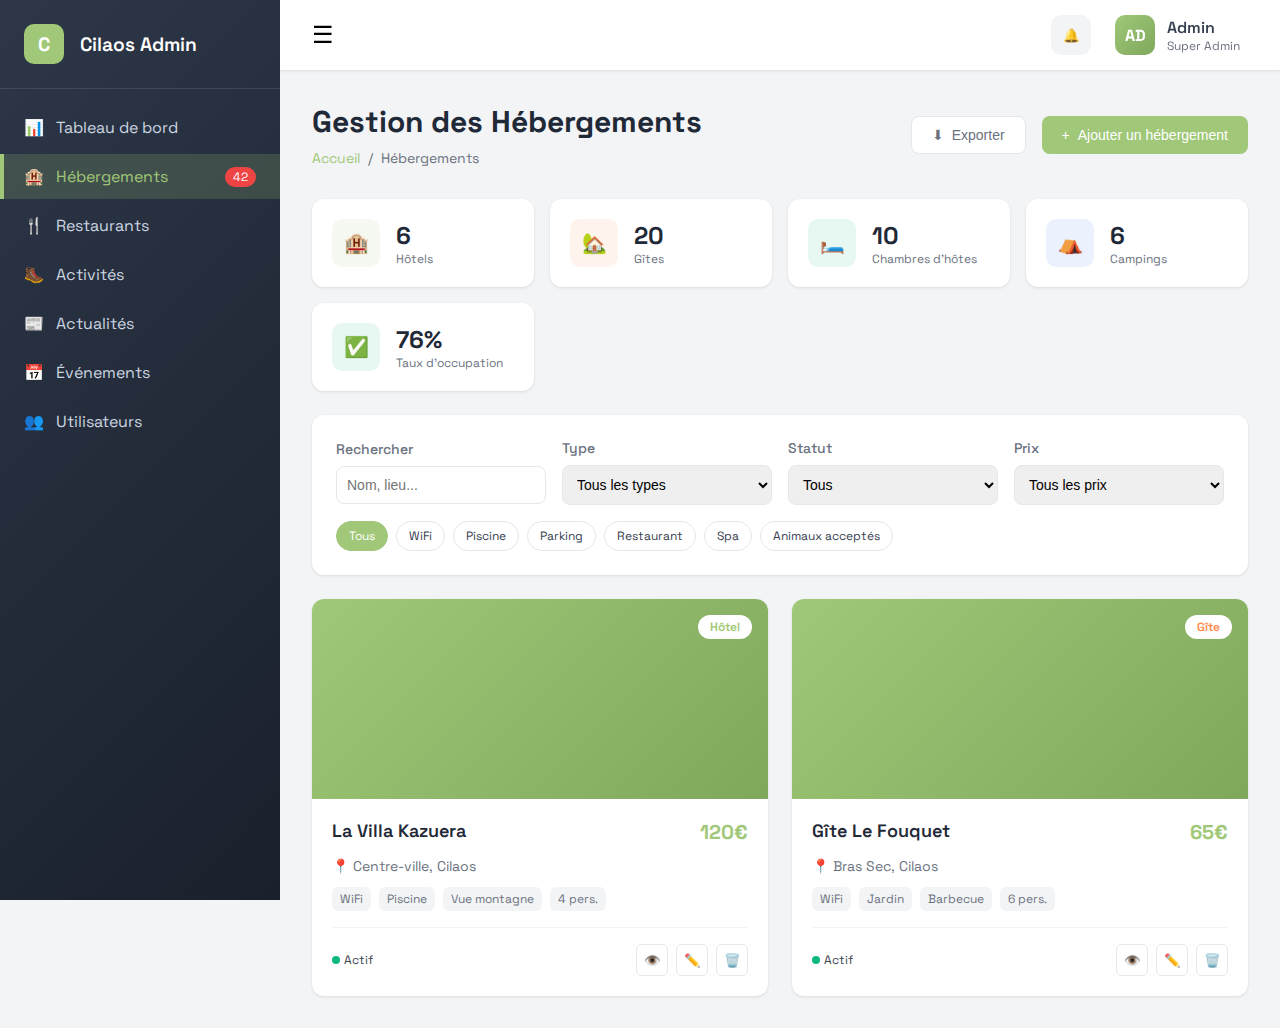
<file: admin-hebergements.html>
<!DOCTYPE html>
<html lang="fr">
<head>
    <meta charset="UTF-8">
    <meta name="viewport" content="width=device-width, initial-scale=1.0">
    <title>Hébergements - Admin Cilaos</title>
    
    <!-- Google Fonts -->
    <link href="https://fonts.googleapis.com/css2?family=Space+Grotesk:wght@400;500;600;700&display=swap" rel="stylesheet">
    
    <style>
        :root {
            --primary: #A0C878;
            --primary-dark: #7FA85C;
            --secondary: #FF8A50;
            --success: #10b981;
            --danger: #ef4444;
            --warning: #f59e0b;
            --info: #3b82f6;
            --dark: #1f2937;
            --light: #f9fafb;
            --white: #ffffff;
            --sidebar-width: 280px;
            --navbar-height: 70px;
        }

        * {
            margin: 0;
            padding: 0;
            box-sizing: border-box;
        }

        body {
            font-family: 'Space Grotesk', sans-serif;
            background: #f3f4f6;
            color: #374151;
        }

        /* Réutilisation des styles du dashboard */
        .sidebar {
            position: fixed;
            left: 0;
            top: 0;
            width: var(--sidebar-width);
            height: 100vh;
            background: linear-gradient(135deg, #2d3748 0%, #1a202c 100%);
            z-index: 1000;
            transition: transform 0.3s ease;
            overflow-y: auto;
        }

        .sidebar-header {
            padding: 1.5rem;
            border-bottom: 1px solid rgba(255,255,255,0.1);
            display: flex;
            align-items: center;
            gap: 1rem;
        }

        .logo-admin {
            width: 40px;
            height: 40px;
            background: var(--primary);
            border-radius: 10px;
            display: flex;
            align-items: center;
            justify-content: center;
            color: white;
            font-weight: bold;
            font-size: 1.2rem;
        }

        .sidebar-title {
            color: white;
            font-size: 1.2rem;
            font-weight: 600;
        }

        .sidebar-nav {
            padding: 1rem 0;
        }

        .nav-item {
            margin-bottom: 0.25rem;
        }

        .nav-link {
            display: flex;
            align-items: center;
            gap: 0.75rem;
            padding: 0.75rem 1.5rem;
            color: #cbd5e0;
            text-decoration: none;
            transition: all 0.3s;
            position: relative;
        }

        .nav-link:hover {
            background: rgba(255,255,255,0.05);
            color: white;
        }

        .nav-link.active {
            background: rgba(160,200,120,0.2);
            color: var(--primary);
        }

        .nav-link.active::before {
            content: '';
            position: absolute;
            left: 0;
            top: 0;
            height: 100%;
            width: 4px;
            background: var(--primary);
        }

        .badge {
            margin-left: auto;
            background: var(--danger);
            color: white;
            padding: 2px 8px;
            border-radius: 12px;
            font-size: 0.75rem;
        }

        .main-content {
            margin-left: var(--sidebar-width);
            min-height: 100vh;
        }

        .navbar {
            background: white;
            height: var(--navbar-height);
            display: flex;
            align-items: center;
            justify-content: space-between;
            padding: 0 2rem;
            box-shadow: 0 1px 3px rgba(0,0,0,0.1);
            position: sticky;
            top: 0;
            z-index: 100;
        }

        .page-content {
            padding: 2rem;
        }

        .content-header {
            display: flex;
            justify-content: space-between;
            align-items: center;
            margin-bottom: 2rem;
        }

        .page-title {
            font-size: 1.875rem;
            font-weight: 700;
            color: var(--dark);
        }

        .breadcrumb {
            display: flex;
            gap: 0.5rem;
            color: #6b7280;
            font-size: 0.875rem;
            margin-top: 0.5rem;
        }

        .breadcrumb a {
            color: var(--primary);
            text-decoration: none;
        }

        .header-actions {
            display: flex;
            gap: 1rem;
        }

        .btn {
            padding: 0.625rem 1.25rem;
            border-radius: 8px;
            border: none;
            font-weight: 500;
            cursor: pointer;
            transition: all 0.3s;
            display: inline-flex;
            align-items: center;
            gap: 0.5rem;
            font-size: 0.875rem;
        }

        .btn-primary {
            background: var(--primary);
            color: white;
        }

        .btn-primary:hover {
            background: var(--primary-dark);
            transform: translateY(-2px);
            box-shadow: 0 10px 20px rgba(160,200,120,0.3);
        }

        .btn-outline {
            background: white;
            border: 1px solid #e5e7eb;
            color: #6b7280;
        }

        .btn-outline:hover {
            background: #f3f4f6;
        }

        /* Filters Bar */
        .filters-bar {
            background: white;
            padding: 1.5rem;
            border-radius: 12px;
            box-shadow: 0 1px 3px rgba(0,0,0,0.1);
            margin-bottom: 1.5rem;
        }

        .filters-row {
            display: flex;
            gap: 1rem;
            flex-wrap: wrap;
            align-items: center;
        }

        .filter-group {
            display: flex;
            flex-direction: column;
            gap: 0.5rem;
            flex: 1;
            min-width: 200px;
        }

        .filter-label {
            font-size: 0.875rem;
            color: #6b7280;
            font-weight: 500;
        }

        .filter-input,
        .filter-select {
            padding: 0.625rem;
            border: 1px solid #e5e7eb;
            border-radius: 8px;
            font-size: 0.875rem;
            transition: all 0.3s;
        }

        .filter-input:focus,
        .filter-select:focus {
            outline: none;
            border-color: var(--primary);
            box-shadow: 0 0 0 3px rgba(160,200,120,0.1);
        }

        .filter-tags {
            display: flex;
            gap: 0.5rem;
            flex-wrap: wrap;
        }

        .filter-tag {
            padding: 0.375rem 0.75rem;
            background: white;
            border: 1px solid #e5e7eb;
            border-radius: 20px;
            font-size: 0.75rem;
            cursor: pointer;
            transition: all 0.3s;
        }

        .filter-tag.active {
            background: var(--primary);
            color: white;
            border-color: var(--primary);
        }

        /* Stats Overview */
        .stats-overview {
            display: grid;
            grid-template-columns: repeat(auto-fit, minmax(200px, 1fr));
            gap: 1rem;
            margin-bottom: 1.5rem;
        }

        .mini-stat {
            background: white;
            padding: 1.25rem;
            border-radius: 12px;
            box-shadow: 0 1px 3px rgba(0,0,0,0.1);
            display: flex;
            align-items: center;
            gap: 1rem;
        }

        .mini-stat-icon {
            width: 48px;
            height: 48px;
            border-radius: 10px;
            display: flex;
            align-items: center;
            justify-content: center;
            font-size: 1.25rem;
        }

        .mini-stat-icon.primary {
            background: rgba(160,200,120,0.1);
            color: var(--primary);
        }

        .mini-stat-icon.secondary {
            background: rgba(255,138,80,0.1);
            color: var(--secondary);
        }

        .mini-stat-icon.success {
            background: rgba(16,185,129,0.1);
            color: var(--success);
        }

        .mini-stat-icon.info {
            background: rgba(59,130,246,0.1);
            color: var(--info);
        }

        .mini-stat-content {
            flex: 1;
        }

        .mini-stat-value {
            font-size: 1.5rem;
            font-weight: 700;
            color: var(--dark);
        }

        .mini-stat-label {
            font-size: 0.75rem;
            color: #6b7280;
        }

        /* Data Grid */
        .data-grid {
            display: grid;
            grid-template-columns: repeat(auto-fill, minmax(300px, 1fr));
            gap: 1.5rem;
        }

        .item-card {
            background: white;
            border-radius: 12px;
            overflow: hidden;
            box-shadow: 0 1px 3px rgba(0,0,0,0.1);
            transition: all 0.3s;
            cursor: pointer;
        }

        .item-card:hover {
            transform: translateY(-5px);
            box-shadow: 0 10px 20px rgba(0,0,0,0.1);
        }

        .item-image {
            width: 100%;
            height: 200px;
            background: linear-gradient(135deg, var(--primary), var(--primary-dark));
            position: relative;
            overflow: hidden;
        }

        .item-badge {
            position: absolute;
            top: 1rem;
            right: 1rem;
            padding: 0.25rem 0.75rem;
            background: white;
            border-radius: 20px;
            font-size: 0.75rem;
            font-weight: 600;
        }

        .item-badge.hotel {
            color: var(--primary);
        }

        .item-badge.gite {
            color: var(--secondary);
        }

        .item-badge.camping {
            color: var(--info);
        }

        .item-badge.chambre {
            color: var(--warning);
        }

        .item-content {
            padding: 1.25rem;
        }

        .item-header {
            display: flex;
            justify-content: space-between;
            align-items: start;
            margin-bottom: 0.75rem;
        }

        .item-title {
            font-size: 1.125rem;
            font-weight: 600;
            color: var(--dark);
        }

        .item-price {
            font-size: 1.25rem;
            color: var(--primary);
            font-weight: 700;
        }

        .item-location {
            display: flex;
            align-items: center;
            gap: 0.25rem;
            color: #6b7280;
            font-size: 0.875rem;
            margin-bottom: 0.75rem;
        }

        .item-features {
            display: flex;
            gap: 0.5rem;
            flex-wrap: wrap;
            margin-bottom: 1rem;
        }

        .feature-chip {
            padding: 0.25rem 0.5rem;
            background: #f3f4f6;
            border-radius: 6px;
            font-size: 0.75rem;
            color: #6b7280;
        }

        .item-footer {
            display: flex;
            justify-content: space-between;
            align-items: center;
            padding-top: 1rem;
            border-top: 1px solid #f3f4f6;
        }

        .item-status {
            display: flex;
            align-items: center;
            gap: 0.25rem;
            font-size: 0.75rem;
        }

        .status-dot {
            width: 8px;
            height: 8px;
            border-radius: 50%;
        }

        .status-dot.active {
            background: var(--success);
        }

        .status-dot.inactive {
            background: #6b7280;
        }

        .item-actions {
            display: flex;
            gap: 0.5rem;
        }

        .action-btn {
            width: 32px;
            height: 32px;
            border-radius: 6px;
            border: 1px solid #e5e7eb;
            background: white;
            cursor: pointer;
            display: flex;
            align-items: center;
            justify-content: center;
            transition: all 0.3s;
        }

        .action-btn:hover {
            background: #f3f4f6;
            border-color: var(--primary);
        }

        /* Modal */
        .modal {
            display: none;
            position: fixed;
            top: 0;
            left: 0;
            width: 100%;
            height: 100%;
            background: rgba(0,0,0,0.5);
            z-index: 2000;
            align-items: center;
            justify-content: center;
            padding: 2rem;
        }

        .modal.active {
            display: flex;
        }

        .modal-content {
            background: white;
            border-radius: 16px;
            width: 100%;
            max-width: 800px;
            max-height: 90vh;
            overflow-y: auto;
        }

        .modal-header {
            padding: 1.5rem;
            border-bottom: 1px solid #e5e7eb;
            display: flex;
            justify-content: space-between;
            align-items: center;
        }

        .modal-title {
            font-size: 1.25rem;
            font-weight: 600;
            color: var(--dark);
        }

        .modal-close {
            width: 32px;
            height: 32px;
            border-radius: 6px;
            border: none;
            background: #f3f4f6;
            cursor: pointer;
            display: flex;
            align-items: center;
            justify-content: center;
            transition: all 0.3s;
        }

        .modal-close:hover {
            background: #e5e7eb;
        }

        .modal-body {
            padding: 1.5rem;
        }

        .form-grid {
            display: grid;
            grid-template-columns: repeat(2, 1fr);
            gap: 1.5rem;
        }

        .form-group {
            display: flex;
            flex-direction: column;
            gap: 0.5rem;
        }

        .form-group.full-width {
            grid-column: span 2;
        }

        .form-label {
            font-size: 0.875rem;
            font-weight: 500;
            color: var(--dark);
        }

        .form-input,
        .form-select,
        .form-textarea {
            padding: 0.625rem;
            border: 1px solid #e5e7eb;
            border-radius: 8px;
            font-size: 0.875rem;
            transition: all 0.3s;
            font-family: inherit;
        }

        .form-textarea {
            resize: vertical;
            min-height: 100px;
        }

        .form-input:focus,
        .form-select:focus,
        .form-textarea:focus {
            outline: none;
            border-color: var(--primary);
            box-shadow: 0 0 0 3px rgba(160,200,120,0.1);
        }

        .form-checkbox {
            display: flex;
            align-items: center;
            gap: 0.5rem;
        }

        .image-upload {
            border: 2px dashed #e5e7eb;
            border-radius: 8px;
            padding: 2rem;
            text-align: center;
            cursor: pointer;
            transition: all 0.3s;
        }

        .image-upload:hover {
            border-color: var(--primary);
            background: rgba(160,200,120,0.05);
        }

        .modal-footer {
            padding: 1.5rem;
            border-top: 1px solid #e5e7eb;
            display: flex;
            justify-content: flex-end;
            gap: 1rem;
        }

        /* Pagination */
        .pagination {
            display: flex;
            justify-content: center;
            align-items: center;
            gap: 0.5rem;
            margin-top: 2rem;
        }

        .page-btn {
            padding: 0.5rem 0.75rem;
            border: 1px solid #e5e7eb;
            background: white;
            border-radius: 6px;
            cursor: pointer;
            transition: all 0.3s;
            min-width: 36px;
            text-align: center;
        }

        .page-btn:hover {
            background: #f3f4f6;
        }

        .page-btn.active {
            background: var(--primary);
            color: white;
            border-color: var(--primary);
        }

        .page-btn:disabled {
            opacity: 0.5;
            cursor: not-allowed;
        }

        /* Responsive */
        @media (max-width: 768px) {
            .sidebar {
                transform: translateX(-100%);
            }

            .sidebar.active {
                transform: translateX(0);
            }

            .main-content {
                margin-left: 0;
            }

            .data-grid {
                grid-template-columns: 1fr;
            }

            .filters-row {
                flex-direction: column;
            }

            .filter-group {
                width: 100%;
            }

            .stats-overview {
                grid-template-columns: 1fr;
            }

            .form-grid {
                grid-template-columns: 1fr;
            }

            .form-group.full-width {
                grid-column: span 1;
            }
        }
    </style>
</head>
<body>
    <!-- Sidebar -->
    <aside class="sidebar" id="sidebar">
        <div class="sidebar-header">
            <div class="logo-admin">C</div>
            <div class="sidebar-title">Cilaos Admin</div>
        </div>
        
        <nav class="sidebar-nav">
            <div class="nav-item">
                <a href="./admin-dashboard.html" class="nav-link">
                    <span>📊</span>
                    <span>Tableau de bord</span>
                </a>
            </div>
            
            <div class="nav-item">
                <a href="#" class="nav-link active">
                    <span>🏨</span>
                    <span>Hébergements</span>
                    <span class="badge">42</span>
                </a>
            </div>
            
            <div class="nav-item">
                <a href="./admin-restauration.html" class="nav-link">
                    <span>🍴</span>
                    <span>Restaurants</span>
                </a>
            </div>
            
            <div class="nav-item">
                <a href="./admin-activites.html" class="nav-link">
                    <span>🥾</span>
                    <span>Activités</span>
                </a>
            </div>
            
            <div class="nav-item">
                <a href="./admin-actualites.html" class="nav-link">
                    <span>📰</span>
                    <span>Actualités</span>
                </a>
            </div>
            
            <div class="nav-item">
                <a href="./admin-evenements.html" class="nav-link">
                    <span>📅</span>
                    <span>Événements</span>
                </a>
            </div>
            
            <div class="nav-item">
                <a href="admin-users.html" class="nav-link">
                    <span>👥</span>
                    <span>Utilisateurs</span>
                </a>
            </div>
        </nav>
    </aside>

    <!-- Main Content -->
    <div class="main-content">
        <!-- Navbar -->
        <nav class="navbar">
            <button class="mobile-menu-toggle" onclick="toggleSidebar()" style="background: none; border: none; font-size: 1.5rem; cursor: pointer;">☰</button>
            
            <div style="flex: 1;"></div>
            
            <div style="display: flex; align-items: center; gap: 1rem;">
                <button style="width: 40px; height: 40px; border-radius: 10px; background: #f3f4f6; border: none; cursor: pointer;">🔔</button>
                <div style="display: flex; align-items: center; gap: 0.75rem; padding: 0.5rem; border-radius: 10px; cursor: pointer;">
                    <div style="width: 40px; height: 40px; border-radius: 10px; background: linear-gradient(135deg, #A0C878, #7FA85C); display: flex; align-items: center; justify-content: center; color: white; font-weight: bold;">AD</div>
                    <div>
                        <div style="font-weight: 600;">Admin</div>
                        <div style="font-size: 0.75rem; color: #6b7280;">Super Admin</div>
                    </div>
                </div>
            </div>
        </nav>

        <!-- Page Content -->
        <div class="page-content">
            <!-- Content Header -->
            <div class="content-header">
                <div>
                    <h1 class="page-title">Gestion des Hébergements</h1>
                    <div class="breadcrumb">
                        <a href="#">Accueil</a>
                        <span>/</span>
                        <span>Hébergements</span>
                    </div>
                </div>
                <div class="header-actions">
                    <button class="btn btn-outline">
                        <span>⬇</span>
                        Exporter
                    </button>
                    <button class="btn btn-primary" onclick="openModal()">
                        <span>+</span>
                        Ajouter un hébergement
                    </button>
                </div>
            </div>

            <!-- Stats Overview -->
            <div class="stats-overview">
                <div class="mini-stat">
                    <div class="mini-stat-icon primary">🏨</div>
                    <div class="mini-stat-content">
                        <div class="mini-stat-value">6</div>
                        <div class="mini-stat-label">Hôtels</div>
                    </div>
                </div>
                <div class="mini-stat">
                    <div class="mini-stat-icon secondary">🏡</div>
                    <div class="mini-stat-content">
                        <div class="mini-stat-value">20</div>
                        <div class="mini-stat-label">Gîtes</div>
                    </div>
                </div>
                <div class="mini-stat">
                    <div class="mini-stat-icon success">🛏️</div>
                    <div class="mini-stat-content">
                        <div class="mini-stat-value">10</div>
                        <div class="mini-stat-label">Chambres d'hôtes</div>
                    </div>
                </div>
                <div class="mini-stat">
                    <div class="mini-stat-icon info">⛺</div>
                    <div class="mini-stat-content">
                        <div class="mini-stat-value">6</div>
                        <div class="mini-stat-label">Campings</div>
                    </div>
                </div>
                <div class="mini-stat">
                    <div class="mini-stat-icon success">✅</div>
                    <div class="mini-stat-content">
                        <div class="mini-stat-value">76%</div>
                        <div class="mini-stat-label">Taux d'occupation</div>
                    </div>
                </div>
            </div>

            <!-- Filters -->
            <div class="filters-bar">
                <div class="filters-row">
                    <div class="filter-group">
                        <label class="filter-label">Rechercher</label>
                        <input type="text" class="filter-input" placeholder="Nom, lieu...">
                    </div>
                    <div class="filter-group">
                        <label class="filter-label">Type</label>
                        <select class="filter-select">
                            <option>Tous les types</option>
                            <option>Hôtels</option>
                            <option>Gîtes</option>
                            <option>Chambres d'hôtes</option>
                            <option>Campings</option>
                        </select>
                    </div>
                    <div class="filter-group">
                        <label class="filter-label">Statut</label>
                        <select class="filter-select">
                            <option>Tous</option>
                            <option>Actif</option>
                            <option>Inactif</option>
                            <option>En maintenance</option>
                        </select>
                    </div>
                    <div class="filter-group">
                        <label class="filter-label">Prix</label>
                        <select class="filter-select">
                            <option>Tous les prix</option>
                            <option>€ (0-50€)</option>
                            <option>€€ (50-100€)</option>
                            <option>€€€ (100-150€)</option>
                            <option>€€€€ (150€+)</option>
                        </select>
                    </div>
                </div>
                <div class="filter-tags" style="margin-top: 1rem;">
                    <span class="filter-tag active">Tous</span>
                    <span class="filter-tag">WiFi</span>
                    <span class="filter-tag">Piscine</span>
                    <span class="filter-tag">Parking</span>
                    <span class="filter-tag">Restaurant</span>
                    <span class="filter-tag">Spa</span>
                    <span class="filter-tag">Animaux acceptés</span>
                </div>
            </div>

            <!-- Data Grid -->
            <div class="data-grid">
                <!-- Item 1 -->
                <div class="item-card">
                    <div class="item-image">
                        <span class="item-badge hotel">Hôtel</span>
                    </div>
                    <div class="item-content">
                        <div class="item-header">
                            <h3 class="item-title">La Villa Kazuera</h3>
                            <span class="item-price">120€</span>
                        </div>
                        <div class="item-location">
                            <span>📍</span>
                            <span>Centre-ville, Cilaos</span>
                        </div>
                        <div class="item-features">
                            <span class="feature-chip">WiFi</span>
                            <span class="feature-chip">Piscine</span>
                            <span class="feature-chip">Vue montagne</span>
                            <span class="feature-chip">4 pers.</span>
                        </div>
                        <div class="item-footer">
                            <div class="item-status">
                                <span class="status-dot active"></span>
                                <span>Actif</span>
                            </div>
                            <div class="item-actions">
                                <button class="action-btn">👁️</button>
                                <button class="action-btn">✏️</button>
                                <button class="action-btn">🗑️</button>
                            </div>
                        </div>
                    </div>
                </div>

                <!-- Item 2 -->
                <div class="item-card">
                    <div class="item-image">
                        <span class="item-badge gite">Gîte</span>
                    </div>
                    <div class="item-content">
                        <div class="item-header">
                            <h3 class="item-title">Gîte Le Fouquet</h3>
                            <span class="item-price">65€</span>
                        </div>
                        <div class="item-location">
                            <span>📍</span>
                            <span>Bras Sec, Cilaos</span>
                        </div>
                        <div class="item-features">
                            <span class="feature-chip">WiFi</span>
                            <span class="feature-chip">Jardin</span>
                            <span class="feature-chip">Barbecue</span>
                            <span class="feature-chip">6 pers.</span>
                        </div>
                        <div class="item-footer">
                            <div class="item-status">
                                <span class="status-dot active"></span>
                                <span>Actif</span>
                            </div>
                            <div class="item-actions">
                                <button class="action-btn">👁️</button>
                                <button class="action-btn">✏️</button>
                                <button class="action-btn">🗑️</button>
</file>
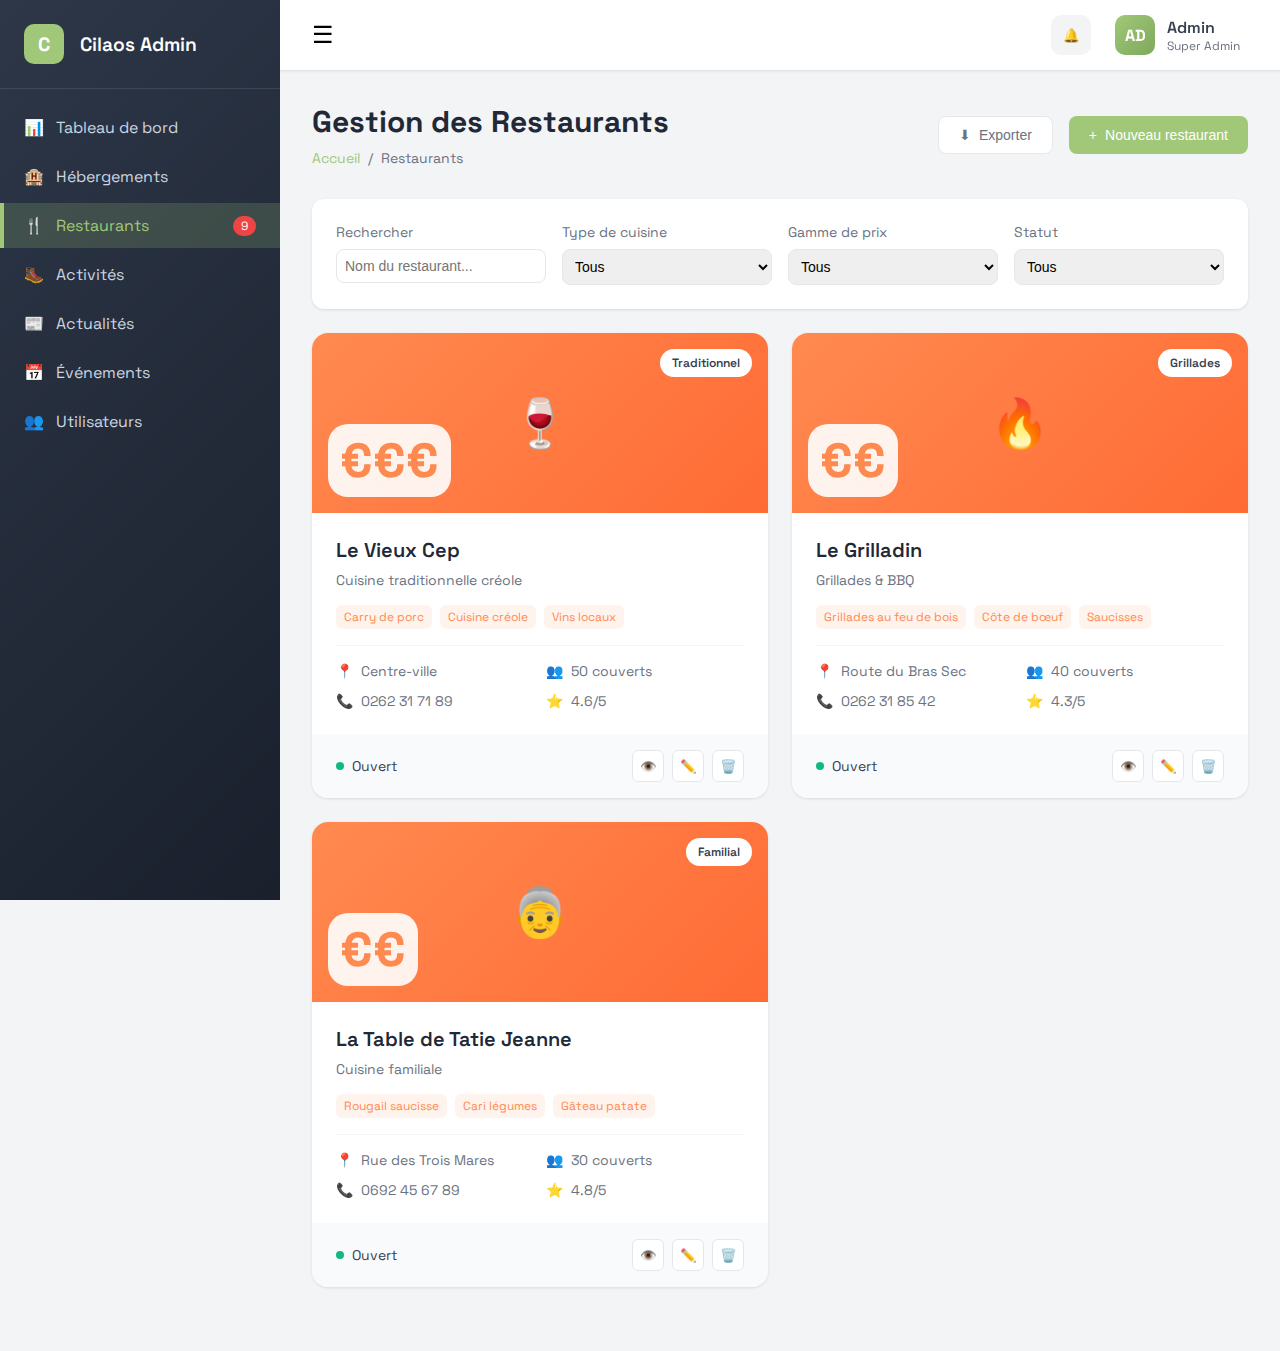
<file: admin-restauration.html>
<!DOCTYPE html>
<html lang="fr">
<head>
    <meta charset="UTF-8">
    <meta name="viewport" content="width=device-width, initial-scale=1.0">
    <title>Restaurants - Admin Cilaos</title>
    
    <!-- Google Fonts -->
    <link href="https://fonts.googleapis.com/css2?family=Space+Grotesk:wght@400;500;600;700&display=swap" rel="stylesheet">
    
    <style>
        :root {
            --primary: #A0C878;
            --primary-dark: #7FA85C;
            --secondary: #FF8A50;
            --success: #10b981;
            --danger: #ef4444;
            --warning: #f59e0b;
            --info: #3b82f6;
            --dark: #1f2937;
            --light: #f9fafb;
            --white: #ffffff;
            --sidebar-width: 280px;
            --navbar-height: 70px;
        }

        * {
            margin: 0;
            padding: 0;
            box-sizing: border-box;
        }

        body {
            font-family: 'Space Grotesk', sans-serif;
            background: #f3f4f6;
            color: #374151;
        }

        /* Sidebar */
        .sidebar {
            position: fixed;
            left: 0;
            top: 0;
            width: var(--sidebar-width);
            height: 100vh;
            background: linear-gradient(135deg, #2d3748 0%, #1a202c 100%);
            z-index: 1000;
            transition: transform 0.3s ease;
            overflow-y: auto;
        }

        .sidebar-header {
            padding: 1.5rem;
            border-bottom: 1px solid rgba(255,255,255,0.1);
            display: flex;
            align-items: center;
            gap: 1rem;
        }

        .logo-admin {
            width: 40px;
            height: 40px;
            background: var(--primary);
            border-radius: 10px;
            display: flex;
            align-items: center;
            justify-content: center;
            color: white;
            font-weight: bold;
            font-size: 1.2rem;
        }

        .sidebar-title {
            color: white;
            font-size: 1.2rem;
            font-weight: 600;
        }

        .sidebar-nav {
            padding: 1rem 0;
        }

        .nav-item {
            margin-bottom: 0.25rem;
        }

        .nav-link {
            display: flex;
            align-items: center;
            gap: 0.75rem;
            padding: 0.75rem 1.5rem;
            color: #cbd5e0;
            text-decoration: none;
            transition: all 0.3s;
            position: relative;
        }

        .nav-link:hover {
            background: rgba(255,255,255,0.05);
            color: white;
        }

        .nav-link.active {
            background: rgba(160,200,120,0.2);
            color: var(--primary);
        }

        .nav-link.active::before {
            content: '';
            position: absolute;
            left: 0;
            top: 0;
            height: 100%;
            width: 4px;
            background: var(--primary);
        }

        .badge {
            margin-left: auto;
            background: var(--danger);
            color: white;
            padding: 2px 8px;
            border-radius: 12px;
            font-size: 0.75rem;
        }

        .main-content {
            margin-left: var(--sidebar-width);
            min-height: 100vh;
        }

        .navbar {
            background: white;
            height: var(--navbar-height);
            display: flex;
            align-items: center;
            justify-content: space-between;
            padding: 0 2rem;
            box-shadow: 0 1px 3px rgba(0,0,0,0.1);
            position: sticky;
            top: 0;
            z-index: 100;
        }

        .page-content {
            padding: 2rem;
        }

        .content-header {
            display: flex;
            justify-content: space-between;
            align-items: center;
            margin-bottom: 2rem;
        }

        .page-title {
            font-size: 1.875rem;
            font-weight: 700;
            color: var(--dark);
        }

        .breadcrumb {
            display: flex;
            gap: 0.5rem;
            color: #6b7280;
            font-size: 0.875rem;
            margin-top: 0.5rem;
        }

        .breadcrumb a {
            color: var(--primary);
            text-decoration: none;
        }

        .header-actions {
            display: flex;
            gap: 1rem;
        }

        .btn {
            padding: 0.625rem 1.25rem;
            border-radius: 8px;
            border: none;
            font-weight: 500;
            cursor: pointer;
            transition: all 0.3s;
            display: inline-flex;
            align-items: center;
            gap: 0.5rem;
            font-size: 0.875rem;
        }

        .btn-primary {
            background: var(--primary);
            color: white;
        }

        .btn-primary:hover {
            background: var(--primary-dark);
            transform: translateY(-2px);
            box-shadow: 0 10px 20px rgba(160,200,120,0.3);
        }

        .btn-outline {
            background: white;
            border: 1px solid #e5e7eb;
            color: #6b7280;
        }

        /* Restaurant Grid */
        .restaurants-grid {
            display: grid;
            grid-template-columns: repeat(auto-fill, minmax(350px, 1fr));
            gap: 1.5rem;
            margin-bottom: 2rem;
        }

        .restaurant-card {
            background: white;
            border-radius: 16px;
            overflow: hidden;
            box-shadow: 0 1px 3px rgba(0,0,0,0.1);
            transition: all 0.3s;
            cursor: pointer;
        }

        .restaurant-card:hover {
            transform: translateY(-5px);
            box-shadow: 0 10px 20px rgba(0,0,0,0.1);
        }

        .restaurant-header {
            height: 180px;
            background: linear-gradient(135deg, var(--secondary), #FF6B35);
            position: relative;
            display: flex;
            align-items: center;
            justify-content: center;
            font-size: 3rem;
        }

        .restaurant-badge {
            position: absolute;
            top: 1rem;
            right: 1rem;
            padding: 0.375rem 0.75rem;
            background: white;
            border-radius: 20px;
            font-size: 0.75rem;
            font-weight: 600;
        }

        .price-range {
            position: absolute;
            bottom: 1rem;
            left: 1rem;
            padding: 0.375rem 0.75rem;
            background: rgba(255,255,255,0.9);
            backdrop-filter: blur(10px);
            border-radius: 20px;
            font-weight: 700;
            color: var(--secondary);
        }

        .restaurant-body {
            padding: 1.5rem;
        }

        .restaurant-name {
            font-size: 1.25rem;
            font-weight: 600;
            color: var(--dark);
            margin-bottom: 0.5rem;
        }

        .restaurant-type {
            color: #6b7280;
            font-size: 0.875rem;
            margin-bottom: 1rem;
        }

        .specialties {
            display: flex;
            flex-wrap: wrap;
            gap: 0.5rem;
            margin-bottom: 1rem;
        }

        .specialty-tag {
            padding: 0.25rem 0.5rem;
            background: rgba(255,138,80,0.1);
            color: var(--secondary);
            border-radius: 6px;
            font-size: 0.75rem;
        }

        .restaurant-info {
            display: grid;
            grid-template-columns: repeat(2, 1fr);
            gap: 0.75rem;
            padding-top: 1rem;
            border-top: 1px solid #f3f4f6;
        }

        .info-item {
            display: flex;
            align-items: center;
            gap: 0.5rem;
            font-size: 0.875rem;
            color: #6b7280;
        }

        .restaurant-footer {
            display: flex;
            justify-content: space-between;
            align-items: center;
            padding: 1rem 1.5rem;
            background: #f9fafb;
        }

        .status-indicator {
            display: flex;
            align-items: center;
            gap: 0.5rem;
            font-size: 0.875rem;
        }

        .status-dot {
            width: 8px;
            height: 8px;
            border-radius: 50%;
        }

        .status-dot.open {
            background: var(--success);
        }

        .status-dot.closed {
            background: var(--danger);
        }

        .action-buttons {
            display: flex;
            gap: 0.5rem;
        }

        .action-btn {
            width: 32px;
            height: 32px;
            border-radius: 6px;
            border: 1px solid #e5e7eb;
            background: white;
            cursor: pointer;
            display: flex;
            align-items: center;
            justify-content: center;
            transition: all 0.3s;
        }

        .action-btn:hover {
            background: #f3f4f6;
            border-color: var(--primary);
        }

        /* Filters */
        .filters-section {
            background: white;
            padding: 1.5rem;
            border-radius: 12px;
            margin-bottom: 1.5rem;
            box-shadow: 0 1px 3px rgba(0,0,0,0.1);
        }

        .filters-row {
            display: flex;
            gap: 1rem;
            flex-wrap: wrap;
        }

        .filter-group {
            flex: 1;
            min-width: 200px;
        }

        .filter-label {
            font-size: 0.875rem;
            color: #6b7280;
            margin-bottom: 0.5rem;
            display: block;
        }

        .filter-input {
            width: 100%;
            padding: 0.5rem;
            border: 1px solid #e5e7eb;
            border-radius: 8px;
            font-size: 0.875rem;
        }

        /* Modal */
        .modal {
            display: none;
            position: fixed;
            top: 0;
            left: 0;
            width: 100%;
            height: 100%;
            background: rgba(0,0,0,0.5);
            z-index: 2000;
            align-items: center;
            justify-content: center;
            padding: 2rem;
        }

        .modal.active {
            display: flex;
        }

        .modal-content {
            background: white;
            border-radius: 16px;
            width: 100%;
            max-width: 800px;
            max-height: 90vh;
            overflow-y: auto;
        }

        .modal-header {
            padding: 1.5rem;
            border-bottom: 1px solid #e5e7eb;
            display: flex;
            justify-content: space-between;
            align-items: center;
        }

        .modal-title {
            font-size: 1.25rem;
            font-weight: 600;
            color: var(--dark);
        }

        .modal-close {
            width: 32px;
            height: 32px;
            border-radius: 6px;
            border: none;
            background: #f3f4f6;
            cursor: pointer;
            display: flex;
            align-items: center;
            justify-content: center;
            transition: all 0.3s;
        }

        .modal-body {
            padding: 1.5rem;
        }

        .form-grid {
            display: grid;
            grid-template-columns: repeat(2, 1fr);
            gap: 1.5rem;
        }

        .form-group {
            display: flex;
            flex-direction: column;
            gap: 0.5rem;
        }

        .form-group.full-width {
            grid-column: span 2;
        }

        .form-label {
            font-size: 0.875rem;
            font-weight: 500;
            color: var(--dark);
        }

        .form-input,
        .form-select,
        .form-textarea {
            padding: 0.625rem;
            border: 1px solid #e5e7eb;
            border-radius: 8px;
            font-size: 0.875rem;
            transition: all 0.3s;
            font-family: inherit;
        }

        .form-textarea {
            resize: vertical;
            min-height: 100px;
        }

        .form-input:focus,
        .form-select:focus,
        .form-textarea:focus {
            outline: none;
            border-color: var(--primary);
            box-shadow: 0 0 0 3px rgba(160,200,120,0.1);
        }

        .modal-footer {
            padding: 1.5rem;
            border-top: 1px solid #e5e7eb;
            display: flex;
            justify-content: flex-end;
            gap: 1rem;
        }

        /* Opening Hours Grid */
        .hours-grid {
            display: grid;
            gap: 0.75rem;
        }

        .hours-row {
            display: grid;
            grid-template-columns: 100px 1fr 1fr;
            gap: 0.5rem;
            align-items: center;
        }

        .day-label {
            font-weight: 500;
            font-size: 0.875rem;
        }

        .time-input {
            padding: 0.375rem;
            border: 1px solid #e5e7eb;
            border-radius: 6px;
            font-size: 0.875rem;
        }

        /* Responsive */
        @media (max-width: 768px) {
            .sidebar {
                transform: translateX(-100%);
            }

            .sidebar.active {
                transform: translateX(0);
            }

            .main-content {
                margin-left: 0;
            }

            .restaurants-grid {
                grid-template-columns: 1fr;
            }

            .form-grid {
                grid-template-columns: 1fr;
            }

            .form-group.full-width {
                grid-column: span 1;
            }
        }
    </style>
</head>
<body>
    <!-- Sidebar -->
    <aside class="sidebar" id="sidebar">
        <div class="sidebar-header">
            <div class="logo-admin">C</div>
            <div class="sidebar-title">Cilaos Admin</div>
        </div>
        
        <nav class="sidebar-nav">
            <div class="nav-item">
                <a href="./admin-dashboard.html" class="nav-link">
                    <span>📊</span>
                    <span>Tableau de bord</span>
                </a>
            </div>
            
            <div class="nav-item">
                <a href="admin-hebergements.html" class="nav-link">
                    <span>🏨</span>
                    <span>Hébergements</span>
                </a>
            </div>
            
            <div class="nav-item">
                <a href="#" class="nav-link active">
                    <span>🍴</span>
                    <span>Restaurants</span>
                    <span class="badge">9</span>
                </a>
            </div>
            
            <div class="nav-item">
                <a href="admin-activites.html" class="nav-link">
                    <span>🥾</span>
                    <span>Activités</span>
                </a>
            </div>
            
            <div class="nav-item">
                <a href="./admin-actualites.html" class="nav-link">
                    <span>📰</span>
                    <span>Actualités</span>
                </a>
            </div>
            
            <div class="nav-item">
                <a href="./admin-evenements.html" class="nav-link">
                    <span>📅</span>
                    <span>Événements</span>
                </a>
            </div>
            
            <div class="nav-item">
                <a href="admin-users.html" class="nav-link">
                    <span>👥</span>
                    <span>Utilisateurs</span>
                </a>
            </div>
        </nav>
    </aside>

    <!-- Main Content -->
    <div class="main-content">
        <!-- Navbar -->
        <nav class="navbar">
            <button style="background: none; border: none; font-size: 1.5rem; cursor: pointer;" onclick="toggleSidebar()">☰</button>
            
            <div style="flex: 1;"></div>
            
            <div style="display: flex; align-items: center; gap: 1rem;">
                <button style="width: 40px; height: 40px; border-radius: 10px; background: #f3f4f6; border: none; cursor: pointer;">🔔</button>
                <div style="display: flex; align-items: center; gap: 0.75rem; padding: 0.5rem; border-radius: 10px; cursor: pointer;">
                    <div style="width: 40px; height: 40px; border-radius: 10px; background: linear-gradient(135deg, #A0C878, #7FA85C); display: flex; align-items: center; justify-content: center; color: white; font-weight: bold;">AD</div>
                    <div>
                        <div style="font-weight: 600;">Admin</div>
                        <div style="font-size: 0.75rem; color: #6b7280;">Super Admin</div>
                    </div>
                </div>
            </div>
        </nav>

        <!-- Page Content -->
        <div class="page-content">
            <!-- Content Header -->
            <div class="content-header">
                <div>
                    <h1 class="page-title">Gestion des Restaurants</h1>
                    <div class="breadcrumb">
                        <a href="#">Accueil</a>
                        <span>/</span>
                        <span>Restaurants</span>
                    </div>
                </div>
                <div class="header-actions">
                    <button class="btn btn-outline">
                        <span>⬇</span>
                        Exporter
                    </button>
                    <button class="btn btn-primary" onclick="openModal()">
                        <span>+</span>
                        Nouveau restaurant
                    </button>
                </div>
            </div>

            <!-- Filters -->
            <div class="filters-section">
                <div class="filters-row">
                    <div class="filter-group">
                        <label class="filter-label">Rechercher</label>
                        <input type="text" class="filter-input" placeholder="Nom du restaurant...">
                    </div>
                    <div class="filter-group">
                        <label class="filter-label">Type de cuisine</label>
                        <select class="filter-input">
                            <option>Tous</option>
                            <option>Cuisine traditionnelle</option>
                            <option>Grillades & BBQ</option>
                            <option>Cuisine familiale</option>
                            <option>Bistrot moderne</option>
                            <option>Snack créole</option>
                            <option>Végétarien</option>
                        </select>
                    </div>
                    <div class="filter-group">
                        <label class="filter-label">Gamme de prix</label>
                        <select class="filter-input">
                            <option>Tous</option>
                            <option>€ (Économique)</option>
                            <option>€€ (Moyen)</option>
                            <option>€€€ (Haut de gamme)</option>
                            <option>€€€€ (Luxe)</option>
                        </select>
                    </div>
                    <div class="filter-group">
                        <label class="filter-label">Statut</label>
                        <select class="filter-input">
                            <option>Tous</option>
                            <option>Ouvert</option>
                            <option>Fermé</option>
                        </select>
                    </div>
                </div>
            </div>

            <!-- Restaurants Grid -->
            <div class="restaurants-grid">
                <!-- Restaurant 1 -->
                <div class="restaurant-card">
                    <div class="restaurant-header">
                        <span>🍷</span>
                        <span class="restaurant-badge">Traditionnel</span>
                        <span class="price-range">€€€</span>
                    </div>
                    <div class="restaurant-body">
                        <h3 class="restaurant-name">Le Vieux Cep</h3>
                        <p class="restaurant-type">Cuisine traditionnelle créole</p>
                        <div class="specialties">
                            <span class="specialty-tag">Carry de porc</span>
                            <span class="specialty-tag">Cuisine créole</span>
                            <span class="specialty-tag">Vins locaux</span>
                        </div>
                        <div class="restaurant-info">
                            <div class="info-item">
                                <span>📍</span>
                                <span>Centre-ville</span>
                            </div>
                            <div class="info-item">
                                <span>👥</span>
                                <span>50 couverts</span>
                            </div>
                            <div class="info-item">
                                <span>📞</span>
                                <span>0262 31 71 89</span>
                            </div>
                            <div class="info-item">
                                <span>⭐</span>
                                <span>4.6/5</span>
                            </div>
                        </div>
                    </div>
                    <div class="restaurant-footer">
                        <div class="status-indicator">
                            <span class="status-dot open"></span>
                            <span>Ouvert</span>
                        </div>
                        <div class="action-buttons">
                            <button class="action-btn">👁️</button>
                            <button class="action-btn">✏️</button>
                            <button class="action-btn">🗑️</button>
                        </div>
                    </div>
                </div>

                <!-- Restaurant 2 -->
                <div class="restaurant-card">
                    <div class="restaurant-header">
                        <span>🔥</span>
                        <span class="restaurant-badge">Grillades</span>
                        <span class="price-range">€€</span>
                    </div>
                    <div class="restaurant-body">
                        <h3 class="restaurant-name">Le Grilladin</h3>
                        <p class="restaurant-type">Grillades & BBQ</p>
                        <div class="specialties">
                            <span class="specialty-tag">Grillades au feu de bois</span>
                            <span class="specialty-tag">Côte de bœuf</span>
                            <span class="specialty-tag">Saucisses</span>
                        </div>
                        <div class="restaurant-info">
                            <div class="info-item">
                                <span>📍</span>
                                <span>Route du Bras Sec</span>
                            </div>
                            <div class="info-item">
                                <span>👥</span>
                                <span>40 couverts</span>
                            </div>
                            <div class="info-item">
                                <span>📞</span>
                                <span>0262 31 85 42</span>
                            </div>
                            <div class="info-item">
                                <span>⭐</span>
                                <span>4.3/5</span>
                            </div>
                        </div>
                    </div>
                    <div class="restaurant-footer">
                        <div class="status-indicator">
                            <span class="status-dot open"></span>
                            <span>Ouvert</span>
                        </div>
                        <div class="action-buttons">
                            <button class="action-btn">👁️</button>
                            <button class="action-btn">✏️</button>
                            <button class="action-btn">🗑️</button>
                        </div>
                    </div>
                </div>

                <!-- Restaurant 3 -->
                <div class="restaurant-card">
                    <div class="restaurant-header">
                        <span>👵</span>
                        <span class="restaurant-badge">Familial</span>
                        <span class="price-range">€€</span>
                    </div>
                    <div class="restaurant-body">
                        <h3 class="restaurant-name">La Table de Tatie Jeanne</h3>
                        <p class="restaurant-type">Cuisine familiale</p>
                        <div class="specialties">
                            <span class="specialty-tag">Rougail saucisse</span>
                            <span class="specialty-tag">Cari légumes</span>
                            <span class="specialty-tag">Gâteau patate</span>
                        </div>
                        <div class="restaurant-info">
                            <div class="info-item">
                                <span>📍</span>
                                <span>Rue des Trois Mares</span>
                            </div>
                            <div class="info-item">
                                <span>👥</span>
                                <span>30 couverts</span>
                            </div>
                            <div class="info-item">
                                <span>📞</span>
                                <span>0692 45 67 89</span>
                            </div>
                            <div class="info-item">
                                <span>⭐</span>
                                <span>4.8/5</span>
                            </div>
                        </div>
                    </div>
                    <div class="restaurant-footer">
                        <div class="status-indicator">
                            <span class="status-dot open"></span>
                            <span>Ouvert</span>
                        </div>
                        <div class="action-buttons">
                            <button class="action-btn">👁️</button>
                            <button class="action-btn">✏️</button>
                            <button class="action-btn">🗑️</button>
                        </div>
                    </div>
                </div>

                <!-- Plus de restaurants... -->
            </div>
        </div>
    </div>

    <!-- Modal -->
    <div class="modal" id="restaurantModal">
        <div class="modal-content">
            <div class="modal-header">
                <h2 class="modal-title">Ajouter un restaurant</h2>
                <button class="modal-close" onclick="closeModal()">✕</button>
            </div>
            <div class="modal-body">
                <form class="form-grid">
                    <div class="form-group">
                        <label class="form-label">Nom du restaurant *</label>
                        <input type="text" class="form-input" placeholder="Ex: Le Vieux Cep">
                    </div>
                    <div class="form-group">
                        <label class="form-label">Type de cuisine *</label>
                        <select class="form-select">
                            <option>Sélectionner un type</option>
                            <option>Cuisine traditionnelle</option>
                            <option>Grillades & BBQ</option>
                            <option>Cuisine familiale</option>
                            <option>Bistrot moderne</option>
                            <option>Restaurant d'altitude</option>
                            <option>Snack créole</option>
                            <option>Restaurant de chasse</option>
                            <option>Cuisine végétarienne</option>
                        </select>
                    </div>
                    <div class="form-group">
                        <label class="form-label">Gamme de prix *</label>
                        <select class="form-select">
                            <option>€ (Économique)</option>
                            <option>€€ (Moyen)</option>
                            <option>€€€ (Haut de gamme)</option>
                            <option>€€€€ (Luxe)</option>
                        </select>
                    </div>
                    <div class="form-group">
                        <label class="form-label">Nombre de couverts</label>
                        <input type="number" class="form-input" placeholder="50">
                    </div>
                    <div class="form-group">
                        <label class="form-label">Téléphone</label>
                        <input type="tel" class="form-input" placeholder="0262 31 71 89">
                    </div>
                    <div class="form-group">
                        <label class="form-label">Email</label>
                        <input type="email" class="form-input" placeholder="contact@restaurant.re">
                    </div>
                    <div class="form-group full-width">
                        <label class="form-label">Adresse</label>
                        <input type="text" class="form-input" placeholder="Centre-ville, Cilaos">
                    </div>
                    <div class="form-group full-width">
                        <label class="form-label">Spécialités (séparées par des virgules)</label>
                        <input type="text" class="form-input" placeholder="Carry de porc, Rougail saucisse, Grillades">
                    </div>
                    <div class="form-group full-width">
                        <label class="form-label">Description</label>
                        <textarea class="form-textarea" placeholder="Description du restaurant..."></textarea>
                    </div>
                    <div class="form-group full-width">
                        <label class="form-label">Horaires d'ouverture</label>
                        <div class="hours-grid">
                            <div class="hours-row">
                                <span class="day-label">Lundi</span>
                                <input type="time" class="time-input" value="12:00">
                                <input type="time" class="time-input" value="22:00">
                            </div>
                            <div class="hours-row">
                                <span class="day-label">Mardi</span>
                                <input type="time" class="time-input" value="12:00">
                                <input type="time" class="time-input" value="22:00">
                            </div>
                            <div class="hours-row">
                                <span class="day-label">Mercredi</span>
                                <input type="time" class="time-input" value="12:00">
                                <input type="time" class="time-input" value="22:00">
                            </div>
                            <div class="hours-row">
                                <span class="day-label">Jeudi</span>
                                <input type="time" class="time-input" value="12:00">
                                <input type="time" class="time-input" value="22:00">
                            </div>
                            <div class="hours-row">
                                <span class="day-label">Vendredi</span>
                                <input type="time" class="time-input" value="12:00">
                                <input type="time" class="time-input" value="23:00">
                            </div>
                            <div class="hours-row">
                                <span class="day-label">Samedi</span>
                                <input type="time" class="time-input" value="12:00">
                                <input type="time" class="time-input" value="23:00">
                            </div>
                            <div class="hours-row">
                                <span class="day-label">Dimanche</span>
                                <input type="time" class="time-input" value="12:00">
                                <input type="time" class="time-input" value="15:00">
                            </div>
                        </div>
                    </div>
                </form>
            </div>
            <div class="modal-footer">
                <button class="btn btn-outline" onclick="closeModal()">Annuler</button>
                <button class="btn btn-primary" onclick="saveRestaurant()">Enregistrer</button>
            </div>
        </div>
    </div>

    <script>
        // Toggle Sidebar
        function toggleSidebar() {
            const sidebar = document.getElementById('sidebar');
            sidebar.classList.toggle('active');
        }

        // Modal functions
        function openModal() {
            const modal = document.getElementById('restaurantModal');
            modal.classList.add('active');
        }

        function closeModal() {
            const modal = document.getElementById('restaurantModal');
            modal.classList.remove('active');
        }

        // Save restaurant
        function saveRestaurant() {
            // Collect form data
            const formData = {
                name: document.querySelector('.form-input').value,
                type: document.querySelector('.form-select').value,
                // ... collect all form data
            };
            
            console.log('Saving restaurant:', formData);
            // Here would be the API call to save
            closeModal();
        }

        // Click outside modal to close
        window.onclick = function(event) {
            const modal = document.getElementById('restaurantModal');
            if (event.target === modal) {
                closeModal();
            }
        }

        // Action buttons
        document.querySelectorAll('.action-btn').forEach(btn => {
            btn.addEventListener('click', function(e) {
                e.stopPropagation();
                const action = this.textContent;
                const card = this.closest('.restaurant-card');
                const name = card.querySelector('.restaurant-name').textContent;
                
                switch(action) {
                    case '👁️':
                        console.log('View:', name);
                        break;
                    case '✏️':
                        openModal();
                        document.querySelector('.modal-title').textContent = 'Modifier ' + name;
                        break;
                    case '🗑️':
                        if (confirm('Êtes-vous sûr de vouloir supprimer ' + name + ' ?')) {
                            card.style.animation = 'fadeOut 0.3s';
                            setTimeout(() => card.remove(), 300);
                        }
                        break;
                }
            });
        });

        // Filter functionality
        document.querySelector('.filter-input').addEventListener('input', function(e) {
            const searchTerm = e.target.value.toLowerCase();
            document.querySelectorAll('.restaurant-card').forEach(card => {
                const name = card.querySelector('.restaurant-name').textContent.toLowerCase();
                if (name.includes(searchTerm)) {
                    card.style.display = '';
                } else {
                    card.style.display = 'none';
                }
            });
        });

        // Add fadeOut animation
        const style = document.createElement('style');
        style.textContent = `
            @keyframes fadeOut {
                to {
                    opacity: 0;
                    transform: scale(0.9);
                }
            }
        `;
        document.head.appendChild(style);
    </script>
</body>
</html>
</file>
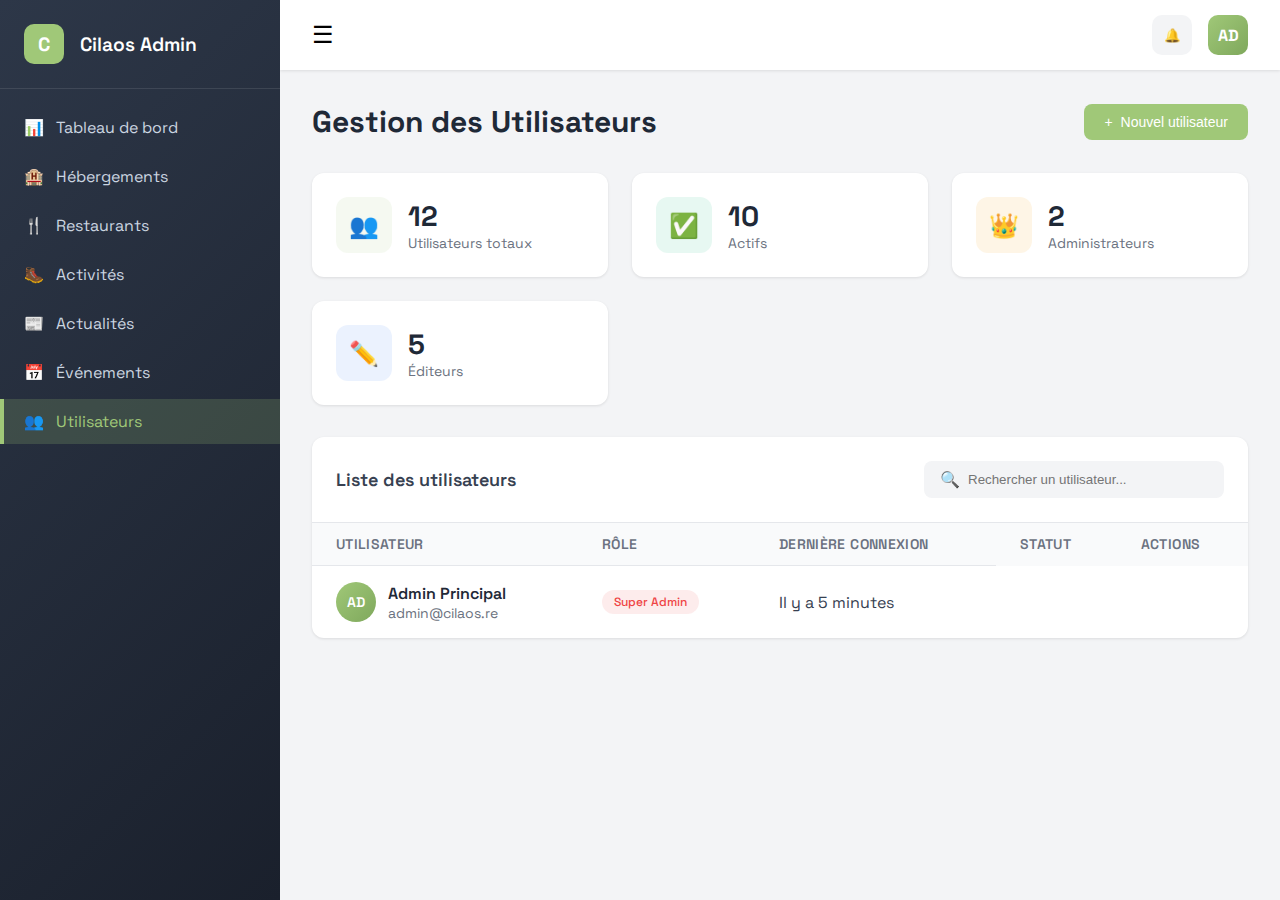
<file: admin-users.html>
<!DOCTYPE html>
<html lang="fr">
<head>
    <meta charset="UTF-8">
    <meta name="viewport" content="width=device-width, initial-scale=1.0">
    <title>Utilisateurs - Admin Cilaos</title>
    
    <!-- Google Fonts -->
    <link href="https://fonts.googleapis.com/css2?family=Space+Grotesk:wght@400;500;600;700&display=swap" rel="stylesheet">
    
    <style>
        :root {
            --primary: #A0C878;
            --primary-dark: #7FA85C;
            --secondary: #FF8A50;
            --success: #10b981;
            --danger: #ef4444;
            --warning: #f59e0b;
            --info: #3b82f6;
            --dark: #1f2937;
            --light: #f9fafb;
            --white: #ffffff;
            --sidebar-width: 280px;
            --navbar-height: 70px;
        }

        * {
            margin: 0;
            padding: 0;
            box-sizing: border-box;
        }

        body {
            font-family: 'Space Grotesk', sans-serif;
            background: #f3f4f6;
            color: #374151;
        }

        /* Sidebar */
        .sidebar {
            position: fixed;
            left: 0;
            top: 0;
            width: var(--sidebar-width);
            height: 100vh;
            background: linear-gradient(135deg, #2d3748 0%, #1a202c 100%);
            z-index: 1000;
            transition: transform 0.3s ease;
            overflow-y: auto;
        }

        .sidebar-header {
            padding: 1.5rem;
            border-bottom: 1px solid rgba(255,255,255,0.1);
            display: flex;
            align-items: center;
            gap: 1rem;
        }

        .logo-admin {
            width: 40px;
            height: 40px;
            background: var(--primary);
            border-radius: 10px;
            display: flex;
            align-items: center;
            justify-content: center;
            color: white;
            font-weight: bold;
            font-size: 1.2rem;
        }

        .sidebar-title {
            color: white;
            font-size: 1.2rem;
            font-weight: 600;
        }

        .sidebar-nav {
            padding: 1rem 0;
        }

        .nav-item {
            margin-bottom: 0.25rem;
        }

        .nav-link {
            display: flex;
            align-items: center;
            gap: 0.75rem;
            padding: 0.75rem 1.5rem;
            color: #cbd5e0;
            text-decoration: none;
            transition: all 0.3s;
            position: relative;
        }

        .nav-link:hover {
            background: rgba(255,255,255,0.05);
            color: white;
        }

        .nav-link.active {
            background: rgba(160,200,120,0.2);
            color: var(--primary);
        }

        .nav-link.active::before {
            content: '';
            position: absolute;
            left: 0;
            top: 0;
            height: 100%;
            width: 4px;
            background: var(--primary);
        }

        .main-content {
            margin-left: var(--sidebar-width);
            min-height: 100vh;
        }

        .navbar {
            background: white;
            height: var(--navbar-height);
            display: flex;
            align-items: center;
            justify-content: space-between;
            padding: 0 2rem;
            box-shadow: 0 1px 3px rgba(0,0,0,0.1);
            position: sticky;
            top: 0;
            z-index: 100;
        }

        .page-content {
            padding: 2rem;
        }

        .content-header {
            display: flex;
            justify-content: space-between;
            align-items: center;
            margin-bottom: 2rem;
        }

        .page-title {
            font-size: 1.875rem;
            font-weight: 700;
            color: var(--dark);
        }

        .btn {
            padding: 0.625rem 1.25rem;
            border-radius: 8px;
            border: none;
            font-weight: 500;
            cursor: pointer;
            transition: all 0.3s;
            display: inline-flex;
            align-items: center;
            gap: 0.5rem;
            font-size: 0.875rem;
        }

        .btn-primary {
            background: var(--primary);
            color: white;
        }

        .btn-primary:hover {
            background: var(--primary-dark);
            transform: translateY(-2px);
        }

        /* Stats Cards */
        .stats-row {
            display: grid;
            grid-template-columns: repeat(auto-fit, minmax(250px, 1fr));
            gap: 1.5rem;
            margin-bottom: 2rem;
        }

        .stat-card {
            background: white;
            border-radius: 12px;
            padding: 1.5rem;
            box-shadow: 0 1px 3px rgba(0,0,0,0.1);
            display: flex;
            align-items: center;
            gap: 1rem;
        }

        .stat-icon {
            width: 56px;
            height: 56px;
            border-radius: 12px;
            display: flex;
            align-items: center;
            justify-content: center;
            font-size: 1.5rem;
        }

        .stat-icon.primary {
            background: rgba(160,200,120,0.1);
            color: var(--primary);
        }

        .stat-icon.success {
            background: rgba(16,185,129,0.1);
            color: var(--success);
        }

        .stat-icon.warning {
            background: rgba(245,158,11,0.1);
            color: var(--warning);
        }

        .stat-icon.info {
            background: rgba(59,130,246,0.1);
            color: var(--info);
        }

        .stat-value {
            font-size: 1.75rem;
            font-weight: 700;
            color: var(--dark);
        }

        .stat-label {
            font-size: 0.875rem;
            color: #6b7280;
        }

        /* Users Table */
        .table-container {
            background: white;
            border-radius: 12px;
            box-shadow: 0 1px 3px rgba(0,0,0,0.1);
            overflow: hidden;
        }

        .table-header {
            padding: 1.5rem;
            border-bottom: 1px solid #e5e7eb;
            display: flex;
            justify-content: space-between;
            align-items: center;
        }

        .search-box {
            display: flex;
            align-items: center;
            background: #f3f4f6;
            border-radius: 8px;
            padding: 0.5rem 1rem;
            min-width: 300px;
        }

        .search-box input {
            background: none;
            border: none;
            outline: none;
            flex: 1;
            margin-left: 0.5rem;
        }

        .data-table {
            width: 100%;
            border-collapse: collapse;
        }

        .data-table thead {
            background: #f9fafb;
        }

        .data-table th {
            padding: 0.75rem 1.5rem;
            text-align: left;
            font-weight: 600;
            color: #6b7280;
            font-size: 0.875rem;
            text-transform: uppercase;
            letter-spacing: 0.025em;
        }

        .data-table td {
            padding: 1rem 1.5rem;
            border-top: 1px solid #e5e7eb;
        }

        .data-table tbody tr:hover {
            background: #f9fafb;
        }

        .user-info {
            display: flex;
            align-items: center;
            gap: 0.75rem;
        }

        .user-avatar {
            width: 40px;
            height: 40px;
            border-radius: 50%;
            background: linear-gradient(135deg, var(--primary), var(--primary-dark));
            display: flex;
            align-items: center;
            justify-content: center;
            color: white;
            font-weight: 600;
            font-size: 0.875rem;
        }

        .user-details {
            display: flex;
            flex-direction: column;
        }

        .user-name {
            font-weight: 600;
            color: var(--dark);
        }

        .user-email {
            font-size: 0.875rem;
            color: #6b7280;
        }

        .role-badge {
            display: inline-flex;
            padding: 0.25rem 0.75rem;
            border-radius: 20px;
            font-size: 0.75rem;
            font-weight: 500;
        }

        .role-badge.admin {
            background: rgba(239,68,68,0.1);
            color: var(--danger);
        }

        .role-badge.editor {
            background: rgba(59,130,246,0.1);
            color: var(--info);
        }

        .role-badge.viewer {
            background: rgba(107,114,128,0.1);
            color: #6b7280;
        }

        .status-badge {
            display: inline-flex;
            align-items: center;
            gap: 0.25rem;
            padding: 0.25rem 0.75rem;
            border-radius: 20px;
            font-size: 0.75rem;
            font-weight: 500;
        }

        .status-badge.active {
            background: rgba(16,185,129,0.1);
            color: var(--success);
        }

        .status-badge.inactive {
            background: rgba(107,114,128,0.1);
            color: #6b7280;
        }

        .status-dot {
            width: 6px;
            height: 6px;
            border-radius: 50%;
            background: currentColor;
        }

        .action-btns {
            display: flex;
            gap: 0.5rem;
        }

        .action-btn {
            width: 32px;
            height: 32px;
            border-radius: 6px;
            border: 1px solid #e5e7eb;
            background: white;
            cursor: pointer;
            display: flex;
            align-items: center;
            justify-content: center;
            transition: all 0.3s;
        }

        .action-btn:hover {
            background: #f3f4f6;
        }

        /* Modal */
        .modal {
            display: none;
            position: fixed;
            top: 0;
            left: 0;
            width: 100%;
            height: 100%;
            background: rgba(0,0,0,0.5);
            z-index: 2000;
            align-items: center;
            justify-content: center;
            padding: 2rem;
        }

        .modal.active {
            display: flex;
        }

        .modal-content {
            background: white;
            border-radius: 16px;
            width: 100%;
            max-width: 500px;
            max-height: 90vh;
            overflow-y: auto;
        }

        .modal-header {
            padding: 1.5rem;
            border-bottom: 1px solid #e5e7eb;
            display: flex;
            justify-content: space-between;
            align-items: center;
        }

        .modal-close {
            width: 32px;
            height: 32px;
            border-radius: 6px;
            border: none;
            background: #f3f4f6;
            cursor: pointer;
        }

        .modal-body {
            padding: 1.5rem;
        }

        .form-group {
            margin-bottom: 1.5rem;
        }

        .form-label {
            font-size: 0.875rem;
            font-weight: 500;
            color: var(--dark);
            margin-bottom: 0.5rem;
            display: block;
        }

        .form-input,
        .form-select {
            width: 100%;
            padding: 0.625rem;
            border: 1px solid #e5e7eb;
            border-radius: 8px;
            font-size: 0.875rem;
            font-family: inherit;
        }

        .form-input:focus,
        .form-select:focus {
            outline: none;
            border-color: var(--primary);
            box-shadow: 0 0 0 3px rgba(160,200,120,0.1);
        }

        .modal-footer {
            padding: 1.5rem;
            border-top: 1px solid #e5e7eb;
            display: flex;
            justify-content: flex-end;
            gap: 1rem;
        }

        .btn-outline {
            background: white;
            border: 1px solid #e5e7eb;
            color: #6b7280;
            padding: 0.625rem 1.25rem;
            border-radius: 8px;
            cursor: pointer;
        }

        /* Responsive */
        @media (max-width: 768px) {
            .sidebar {
                transform: translateX(-100%);
            }

            .sidebar.active {
                transform: translateX(0);
            }

            .main-content {
                margin-left: 0;
            }

            .stats-row {
                grid-template-columns: 1fr;
            }

            .search-box {
                min-width: auto;
                width: 100%;
            }
        }
    </style>
</head>
<body>
    <!-- Sidebar -->
    <aside class="sidebar" id="sidebar">
        <div class="sidebar-header">
            <div class="logo-admin">C</div>
            <div class="sidebar-title">Cilaos Admin</div>
        </div>
        
        <nav class="sidebar-nav">
            <div class="nav-item">
                <a href="./admin-dashboard.html" class="nav-link">
                    <span>📊</span>
                    <span>Tableau de bord</span>
                </a>
            </div>
            
            <div class="nav-item">
                <a href="./admin-hebergements.html" class="nav-link">
                    <span>🏨</span>
                    <span>Hébergements</span>
                </a>
            </div>
            
            <div class="nav-item">
                <a href="./admin-restauration.html" class="nav-link">
                    <span>🍴</span>
                    <span>Restaurants</span>
                </a>
            </div>
            
            <div class="nav-item">
                <a href="./admin-activites.html" class="nav-link">
                    <span>🥾</span>
                    <span>Activités</span>
                </a>
            </div>
            
            <div class="nav-item">
                <a href="./admin-actualites.html" class="nav-link">
                    <span>📰</span>
                    <span>Actualités</span>
                </a>
            </div>
            
            <div class="nav-item">
                <a href="./admin-evenements.html" class="nav-link">
                    <span>📅</span>
                    <span>Événements</span>
                </a>
            </div>
            
            <div class="nav-item">
                <a href="#" class="nav-link active">
                    <span>👥</span>
                    <span>Utilisateurs</span>
                </a>
            </div>
        </nav>
    </aside>

    <!-- Main Content -->
    <div class="main-content">
        <!-- Navbar -->
        <nav class="navbar">
            <button style="background: none; border: none; font-size: 1.5rem; cursor: pointer;" onclick="toggleSidebar()">☰</button>
            
            <div style="flex: 1;"></div>
            
            <div style="display: flex; align-items: center; gap: 1rem;">
                <button style="width: 40px; height: 40px; border-radius: 10px; background: #f3f4f6; border: none; cursor: pointer;">🔔</button>
                <div style="display: flex; align-items: center; gap: 0.75rem;">
                    <div style="width: 40px; height: 40px; border-radius: 10px; background: linear-gradient(135deg, #A0C878, #7FA85C); display: flex; align-items: center; justify-content: center; color: white; font-weight: bold;">AD</div>
                </div>
            </div>
        </nav>

        <!-- Page Content -->
        <div class="page-content">
            <!-- Content Header -->
            <div class="content-header">
                <div>
                    <h1 class="page-title">Gestion des Utilisateurs</h1>
                </div>
                <button class="btn btn-primary" onclick="openModal()">
                    <span>+</span>
                    Nouvel utilisateur
                </button>
            </div>

            <!-- Stats -->
            <div class="stats-row">
                <div class="stat-card">
                    <div class="stat-icon primary">
                        <span>👥</span>
                    </div>
                    <div>
                        <div class="stat-value">12</div>
                        <div class="stat-label">Utilisateurs totaux</div>
                    </div>
                </div>
                <div class="stat-card">
                    <div class="stat-icon success">
                        <span>✅</span>
                    </div>
                    <div>
                        <div class="stat-value">10</div>
                        <div class="stat-label">Actifs</div>
                    </div>
                </div>
                <div class="stat-card">
                    <div class="stat-icon warning">
                        <span>👑</span>
                    </div>
                    <div>
                        <div class="stat-value">2</div>
                        <div class="stat-label">Administrateurs</div>
                    </div>
                </div>
                <div class="stat-card">
                    <div class="stat-icon info">
                        <span>✏️</span>
                    </div>
                    <div>
                        <div class="stat-value">5</div>
                        <div class="stat-label">Éditeurs</div>
                    </div>
                </div>
            </div>

            <!-- Users Table -->
            <div class="table-container">
                <div class="table-header">
                    <h3 style="font-size: 1.125rem; font-weight: 600;">Liste des utilisateurs</h3>
                    <div class="search-box">
                        <span>🔍</span>
                        <input type="text" placeholder="Rechercher un utilisateur...">
                    </div>
                </div>
                
                <table class="data-table">
                    <thead>
                        <tr>
                            <th>Utilisateur</th>
                            <th>Rôle</th>
                            <th>Dernière connexion</th>
                            <th>Statut</th>
                            <th>Actions</th>
                        </tr>
                    </thead>
                    <tbody>
                        <tr>
                            <td>
                                <div class="user-info">
                                    <div class="user-avatar">AD</div>
                                    <div class="user-details">
                                        <div class="user-name">Admin Principal</div>
                                        <div class="user-email">admin@cilaos.re</div>
                                    </div>
                                </div>
                            </td>
                            <td>
                                <span class="role-badge admin">Super Admin</span>
                            </td>
                            <td>Il y a 5 minutes
</file>
